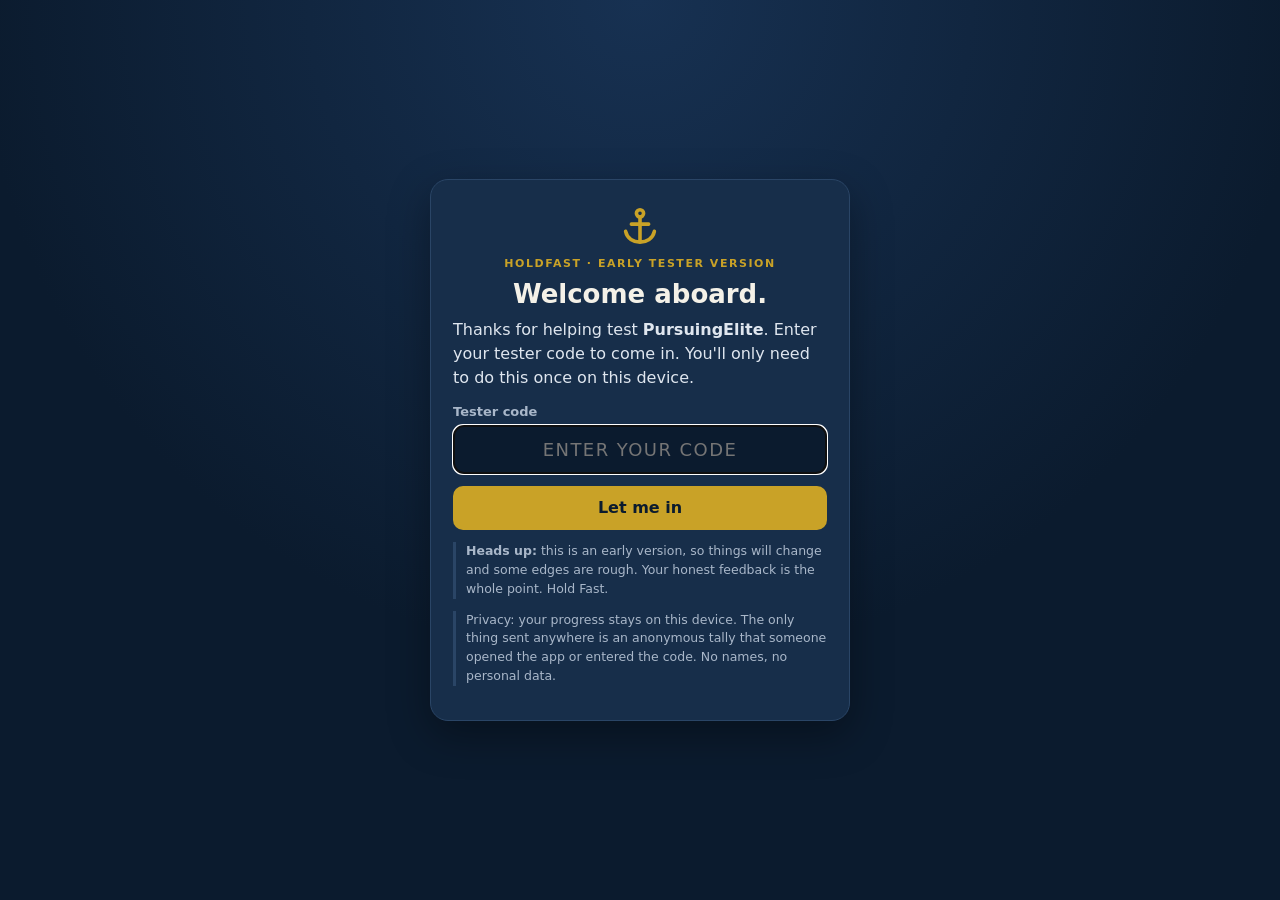
<file: index.html>
<!doctype html>
<html lang="en">
<head>
<meta charset="utf-8">
<meta name="viewport" content="width=device-width,initial-scale=1,viewport-fit=cover">
<meta name="theme-color" content="#0b1b2e">
<meta name="robots" content="noindex,nofollow">
<meta name="description" content="PursuingElite by HoldFast: lessons, self-scoring, trends and CoachClint, the AI coach built on Clint Bruce's words.">
<title>PursuingElite · HoldFast</title>
<link rel="icon" href="data:image/svg+xml,%3Csvg xmlns='http://www.w3.org/2000/svg' viewBox='0 0 64 64'%3E%3Crect width='64' height='64' rx='14' fill='%230b1b2e'/%3E%3Cg fill='none' stroke='%23c9a227' stroke-width='5' stroke-linecap='round'%3E%3Ccircle cx='32' cy='13' r='5'/%3E%3Cpath d='M32 18v34M20 28h24M12 38c2 10 11 15 20 15s18-5 20-15'/%3E%3C/g%3E%3C/svg%3E">
<style>:root{--navy:#0b1b2e;--navy2:#12263f;--card:#172e4a;--line:#2a4566;--brass:#c9a227;--brass2:#e2c15a;--ink:#f4f1e8;--mut:#a9b7c9;--good:#4fb37a;--bad:#d9675b;--cc:#f0a640;--r:14px}
*{box-sizing:border-box}html,body{margin:0}body{font-family:system-ui,-apple-system,"Segoe UI",Roboto,sans-serif;background:var(--navy);color:var(--ink);line-height:1.5;-webkit-text-size-adjust:100%}
a{color:var(--brass2)}button,input,select,textarea{font:inherit;color:inherit}
.app{display:grid;grid-template-columns:1fr;min-height:100vh;align-content:start}
header.top{position:sticky;top:0;z-index:20;background:rgba(11,27,46,.96);backdrop-filter:blur(6px);border-bottom:1px solid var(--line);padding:10px 16px;display:flex;align-items:center;gap:10px}
.brand{display:flex;flex-direction:column;line-height:1.1}.brand small{color:var(--brass);letter-spacing:.14em;text-transform:uppercase;font-size:11px;font-weight:700}.brand b{font-size:19px;letter-spacing:.01em}
.anchor{width:30px;height:30px;flex:0 0 30px}
main{padding:16px 16px 96px;max-width:860px;width:100%;margin:0 auto}
nav.tabs{position:fixed;bottom:0;left:0;right:0;z-index:30;display:flex;background:var(--navy2);border-top:1px solid var(--line);padding-bottom:env(safe-area-inset-bottom)}
nav.tabs button{flex:1;background:none;border:0;padding:10px 4px 12px;color:var(--mut);font-size:12px;font-weight:600;cursor:pointer;display:flex;flex-direction:column;align-items:center;gap:2px;min-height:56px}
nav.tabs button span{font-size:18px;line-height:1}nav.tabs button[aria-selected=true]{color:var(--brass2)}
section.view{display:none}section.view.on{display:block}
h1,h2,h3{line-height:1.2;margin:0 0 8px}h1{font-size:26px}h2{font-size:21px}h3{font-size:17px}
.hero{background:linear-gradient(160deg,var(--navy2),#0e2238);border:1px solid var(--line);border-radius:var(--r);padding:18px;margin-bottom:16px}
.hero .eq{color:var(--brass2);font-weight:700}.hero p{color:#dfe6ef}
.how{display:grid;grid-template-columns:repeat(auto-fit,minmax(170px,1fr));gap:8px;margin:12px 0 0;padding:0;list-style:none}.how li{background:rgba(255,255,255,.04);border:1px solid var(--line);border-radius:10px;padding:8px 10px;font-size:14px}
.disclose{font-size:13px;color:var(--mut);border-left:3px solid var(--brass);padding:6px 10px;margin:12px 0 0;background:rgba(201,162,39,.07);border-radius:0 8px 8px 0}
.card{background:var(--card);border:1px solid var(--line);border-radius:var(--r);padding:14px;margin-bottom:12px}
.mods{display:grid;gap:10px}
.mod{display:flex;gap:12px;align-items:center;text-align:left;width:100%;background:var(--card);border:1px solid var(--line);border-radius:var(--r);padding:12px 14px;cursor:pointer}
.mod:hover{border-color:var(--brass)}.mod .n{flex:0 0 34px;height:34px;border-radius:50%;display:grid;place-items:center;background:var(--navy);border:1px solid var(--brass);color:var(--brass2);font-weight:700}
.mod.done .n{background:var(--brass);color:var(--navy)}.mod .t{flex:1}.mod .t b{display:block}.mod .t small{color:var(--mut)}
.progress{height:8px;background:var(--navy);border-radius:6px;overflow:hidden;border:1px solid var(--line);margin:6px 0 14px}.progress i{display:block;height:100%;background:var(--brass)}
.lesson p{margin:0 0 12px}.lesson .lead{color:var(--brass2);font-weight:600}
blockquote{margin:14px 0;padding:12px 14px;border-left:4px solid var(--brass);background:rgba(201,162,39,.08);border-radius:0 10px 10px 0;font-size:18px;font-weight:600}
.box{border:1px dashed var(--line);border-radius:12px;padding:12px;margin:12px 0}.box h3{color:var(--brass2);font-size:14px;text-transform:uppercase;letter-spacing:.08em}
textarea,input[type=text],select{width:100%;background:var(--navy);border:1px solid var(--line);border-radius:10px;padding:10px;color:var(--ink)}
textarea{min-height:80px;resize:vertical}
.btn{max-width:100%;text-align:center;white-space:normal;display:inline-flex;align-items:center;justify-content:center;gap:6px;background:var(--brass);color:var(--navy);border:0;border-radius:10px;padding:10px 14px;font-weight:700;cursor:pointer;min-height:44px}
.btn.ghost{background:transparent;color:var(--brass2);border:1px solid var(--brass)}.btn.small{min-height:34px;padding:6px 10px;font-size:13px}
.btn:disabled{opacity:.45;cursor:not-allowed}
.row{display:flex;gap:8px;flex-wrap:wrap;align-items:center}.row>*{flex:0 1 auto;min-width:0}
.back{background:none;border:0;color:var(--brass2);cursor:pointer;padding:6px 0;font-weight:600}
label.f{display:block;font-size:13px;color:var(--mut);margin:12px 0 4px;font-weight:600}
.seg{display:flex;gap:6px;flex-wrap:wrap}.seg button{flex:1 1 80px;background:var(--navy);border:1px solid var(--line);border-radius:10px;padding:8px 6px;cursor:pointer;min-height:52px;display:flex;flex-direction:column;align-items:center;line-height:1.15}
.seg button b{font-size:17px}.seg button small{font-size:11px;color:var(--mut)}
.seg button[aria-pressed=true]{background:var(--brass);color:var(--navy);border-color:var(--brass)}.seg button[aria-pressed=true] small{color:var(--navy)}
.seg.mini button{min-height:38px;flex:1 1 44px;padding:4px}.seg.mini button b{font-size:14px}
.check{display:flex;gap:10px;align-items:flex-start;background:var(--navy);border:1px solid var(--line);border-radius:10px;padding:10px;cursor:pointer;margin-top:8px}.check input{width:20px;height:20px;margin-top:2px;accent-color:var(--cc)}
.badge{display:inline-flex;align-items:center;gap:4px;border-radius:999px;padding:2px 9px;font-size:12px;font-weight:700;white-space:nowrap}
.badge.cc{background:var(--cc);color:#2b1a00}.badge.elite{background:var(--brass2);color:var(--navy)}.badge.gd{background:#24456b;color:#cfe0f5}
.notice{border-radius:10px;padding:10px 12px;margin-top:10px;font-size:14px;background:rgba(240,166,64,.12);border:1px solid rgba(240,166,64,.5)}
.notice.ok{background:rgba(79,179,122,.12);border-color:rgba(79,179,122,.5)}
.stats{display:grid;grid-template-columns:repeat(auto-fit,minmax(130px,1fr));gap:8px;margin-bottom:12px}.stat{background:var(--card);border:1px solid var(--line);border-radius:12px;padding:10px}.stat b{display:block;font-size:24px;color:var(--brass2)}.stat small{color:var(--mut)}
.bars .bar{display:grid;grid-template-columns:130px 1fr 44px;gap:8px;align-items:center;margin:6px 0;font-size:14px}.bars .track{height:12px;background:var(--navy);border-radius:6px;position:relative;border:1px solid var(--line)}.bars .track i{position:absolute;top:0;bottom:0;background:var(--brass);border-radius:6px}.bars .track .zero{position:absolute;left:25%;top:-3px;bottom:-3px;width:1px;background:var(--mut)}
.hist{list-style:none;margin:0;padding:0}.hist li{border-top:1px solid var(--line);padding:10px 0;display:flex;gap:10px;align-items:flex-start}.hist .sc{flex:0 0 52px;font-weight:800;font-size:18px;color:var(--brass2)}.hist .bd{flex:1;min-width:0}.hist .bd small{color:var(--mut);display:block}
.del{background:none;border:0;color:var(--mut);cursor:pointer;font-size:18px;padding:4px 8px}
svg.spark{width:100%;height:90px;display:block}
/* Coach panel */
#coach{display:none;flex-direction:column;background:var(--navy2);position:fixed;left:0;right:0;bottom:0;top:var(--hh,62px);z-index:15;padding-bottom:calc(56px + env(safe-area-inset-bottom))}
#coach.on{display:flex}
.ch-head{display:flex;align-items:center;gap:8px;padding:10px 14px;border-bottom:1px solid var(--line)}.ch-head b{font-size:17px}.pill{font-size:11px;font-weight:700;border:1px solid var(--brass);color:var(--brass2);border-radius:999px;padding:1px 8px}
.ch-head .sp{flex:1}
.msgs{flex:1;overflow-y:auto;padding:14px;display:flex;flex-direction:column;gap:10px}
.msg{max-width:88%;padding:10px 12px;border-radius:14px;white-space:pre-wrap;word-wrap:break-word;font-size:15px}
.msg.coach{background:var(--card);border:1px solid var(--line);align-self:flex-start;border-bottom-left-radius:4px}
.msg.user{background:var(--brass);color:var(--navy);align-self:flex-end;border-bottom-right-radius:4px}
.msg.crisis{background:#3a1d1d;border:2px solid #e7887d}.msg.gray{border-color:#8fa7c4}
.msg .who{display:block;font-size:11px;font-weight:700;color:var(--brass2);margin-bottom:2px;letter-spacing:.06em;text-transform:uppercase}
.lifelines{display:grid;gap:6px;margin-top:8px}.lifelines a{display:block;text-align:center;background:#e7887d;color:#2a0d0a;font-weight:800;border-radius:10px;padding:10px;text-decoration:none}
.lifelines a.alt{background:#f4f1e8}
.alertnote{font-size:12px;color:#f3d2cd;margin-top:8px;border-top:1px solid #7a3c36;padding-top:6px}
.chips{display:flex;gap:6px;overflow-x:auto;padding:6px 14px}.chips button{flex:0 0 auto;background:var(--navy);border:1px solid var(--line);border-radius:999px;padding:6px 12px;cursor:pointer;color:var(--ink);font-size:13px;white-space:nowrap}
.ch-form{display:flex;gap:8px;padding:8px 14px}.ch-form input{flex:1;background:var(--navy);border:1px solid var(--line);border-radius:12px;padding:12px;color:var(--ink);min-width:0;font-size:16px}
.ch-foot{font-size:11px;color:var(--mut);padding:0 14px 10px}
.typing{opacity:.7;font-style:italic}
.ctx{font-size:12px;color:var(--mut);padding:4px 14px 0}
@media (min-width:980px){
  .app{grid-template-columns:minmax(0,1fr) 400px;grid-template-rows:auto auto 1fr}
  main{padding-bottom:40px}
  #coach{display:flex;position:sticky;top:0;height:100vh;inset:auto;top:0;padding:0;border-left:1px solid var(--line);grid-column:2;grid-row:1/span 3}
  nav.tabs{position:static;grid-column:1;border:0;background:transparent;justify-content:center;gap:6px;padding:8px 16px 0}
  nav.tabs button{flex:0 0 auto;flex-direction:row;min-height:40px;padding:8px 14px;border-radius:10px;font-size:14px}
  nav.tabs button[aria-selected=true]{background:var(--card)}
  nav.tabs .coach-tab{display:none}
  header.top{grid-column:1}
  .closech{display:none}
}

.dd-ev{display:flex;gap:10px;align-items:flex-start;border-top:1px solid var(--line);padding:10px 0}.dd-ev:first-child{border-top:0}.dd-ev .bd{flex:1;min-width:0}.dd-ev small{color:var(--mut);display:block}
.badge.live{background:#2f6b4f;color:#d7f3e4}.badge.real{background:#6b3f2f;color:#f6dccf}
.about2{font-size:13px;color:var(--mut);border-left:3px solid var(--line);padding:6px 10px;margin:10px 0 0;border-radius:0 8px 8px 0}

body.locked .app{display:none}
.gate{min-height:100vh;display:grid;place-items:center;padding:20px;background:radial-gradient(circle at 50% 0,#173152,var(--navy) 60%)}.gate[hidden]{display:none}
.gate-card{width:100%;max-width:420px;background:var(--card);border:1px solid var(--line);border-radius:18px;padding:24px 22px;box-shadow:0 14px 40px rgba(0,0,0,.35)}
.gate-anchor{width:46px;height:46px;display:block;margin:0 auto 6px}.gate-kicker{display:block;text-align:center;color:var(--brass);letter-spacing:.14em;text-transform:uppercase;font-size:11px;font-weight:700}
.gate-card h1{text-align:center;margin:6px 0 8px}.gate-card p{margin:0 0 10px;color:#dfe6ef}.gate-card input{font-size:18px;text-align:center;letter-spacing:.08em;text-transform:uppercase}
.gate-err{color:#ffb4a9!important;font-size:14px}.gate-note{font-size:12.5px;color:var(--mut)!important;border-left:3px solid var(--line);padding-left:10px;margin-top:12px!important}
</style>
</head>
<body class="locked">
<div id="gate" class="gate" hidden>
  <form id="gate-form" class="gate-card" autocomplete="off">
    <svg class="gate-anchor" viewBox="0 0 64 64" aria-hidden="true"><g fill="none" stroke="#c9a227" stroke-width="5" stroke-linecap="round"><circle cx="32" cy="13" r="5"/><path d="M32 18v34M20 28h24M12 38c2 10 11 15 20 15s18-5 20-15"/></g></svg>
    <small class="gate-kicker">HoldFast · Early tester version</small>
    <h1>Welcome aboard.</h1>
    <p>Thanks for helping test <b id="gate-app">PursuingElite</b>. Enter your tester code to come in. You'll only need to do this once on this device.</p>
    <label for="gate-code" class="f">Tester code</label>
    <input type="text" id="gate-code" autocapitalize="characters" autocomplete="off" spellcheck="false" maxlength="40" placeholder="Enter your code" aria-describedby="gate-err">
    <p id="gate-err" class="gate-err" role="alert" hidden></p>
    <button class="btn" type="submit" style="width:100%;margin-top:12px">Let me in</button>
    <p class="gate-note"><b>Heads up:</b> this is an early version, so things will change and some edges are rough. Your honest feedback is the whole point. Hold Fast.</p>
    <p class="gate-note">Privacy: your progress stays on this device. The only thing sent anywhere is an anonymous tally that someone opened the app or entered the code. No names, no personal data.</p>
  </form>
</div>
<div class="app">
<header class="top">
  <svg class="anchor" viewBox="0 0 64 64" aria-hidden="true"><g fill="none" stroke="#c9a227" stroke-width="5" stroke-linecap="round"><circle cx="32" cy="13" r="5"/><path d="M32 18v34M20 28h24M12 38c2 10 11 15 20 15s18-5 20-15"/></g></svg>
  <div class="brand"><small>HoldFast</small><b id="app-name">PursuingElite</b></div>
</header>
<nav class="tabs" role="tablist">
  <button data-tab="learn" role="tab" aria-selected="true"><span>⚓</span>Learn</button>
  <button data-tab="score" role="tab" aria-selected="false"><span>±</span>Score</button>
  <button data-tab="drydock" role="tab" aria-selected="false"><span>🧭</span>DryDock</button>
  <button data-tab="trends" role="tab" aria-selected="false"><span>📈</span>Trends</button>
  <button data-tab="coach" role="tab" aria-selected="false" class="coach-tab"><span>💬</span>CoachClint</button>
</nav>
<main>
  <section class="view on" id="v-learn"></section>
  <section class="view" id="v-score"></section>
  <section class="view" id="v-drydock"></section>
  <section class="view" id="v-trends"></section>
</main>
<aside id="coach" aria-label="CoachClint chat">
  <div class="ch-head"><b>CoachClint</b><span class="pill">AI · 79/21</span><span class="sp"></span><button class="btn ghost small" id="ch-new" title="Start a new conversation">New chat</button><button class="btn ghost small closech" aria-label="Close chat">✕</button></div>
  <div class="ctx" id="ctx"></div>
  <div class="msgs" id="msgs" aria-live="polite"></div>
  <div class="chips" id="chips"></div>
  <form class="ch-form" id="ch-form" autocomplete="off"><input id="ch-in" aria-label="Message CoachClint" placeholder="Talk to CoachClint …" maxlength="800"><button class="btn" type="submit">Send</button></form>
  <div class="ch-foot">CoachClint is an AI coach built on Clint Bruce's words: not Clint himself, and not a therapist. In a crisis, call or text <a href="tel:988">988</a> (veterans press 1) or call <a href="tel:911">911</a>. Chats stay on this device.</div>
</aside>
</div>
<script>window.COACHCLINT_CONFIG = window.COACHCLINT_CONFIG || { mode: "local" }; /* ← adapter seam: { mode: "remote", endpoint: "https://…" } */</script>
<script>/* CoachClint knowledge bundle v1 (curated, anonymized).
   Source: CoachClint Personality & Operating Manual v1.3 + Clint's HoldFast content.
   Every reply below is Clint's own wording or a close adaptation of it, with the source
   noted in `src`. No third-party names, no family texts, no contact details.
   Format of an entry:
     id, keys (phrases that strongly signal this topic), words (supporting words),
     app ('pe' | 'ae' | 'both'), story (true = first-person Clint story),
     chronicle (optional key into CC_CHRONICLES: a related HoldFast piece), src, text. */
window.CC_CHRONICLES = {
  pursuingElite: { name: "PursuingElite", app: "pe", line: "Clint's PursuingElite work goes deep on the 5 PursuitPoints and what 'Not Done Yet' really means." },
  achievementEquation: { name: "The AchievementEquation", app: "ae", line: "the AchievementEquation lessons walk through Angles, Allies and Advantages one at a time." },
  captainsCourse: { name: "Captain's Course", app: null, line: "Captain's Course runs the D3 Challenge (Decision, Design, Discipline) with a partner, because 2 is 1 and 1 is none." },
  wardroom: { name: "the Wardroom", app: null, line: "the Wardroom starts with DryDock … an honest inventory of the hull before the voyage, and where you name the live and real events you're building toward." },
  seaTrials: { name: "SeaTrials", app: null, line: "SeaTrials is Clint's piece on hard seasons … 'smooth seas never made skilled sailors.'" },
  onReloading: { name: "OnReloading", app: null, line: "OnReloading is Clint's playbook for staying Not Done Yet without burning out: Review, Rest, Recover, Revel." },
  rope: { name: "ROPE (Return On Period of Effort)", app: null, line: "ROPE scores your focused rounds React −1, Routine 0, Respond +1, Create +2, so you measure what you got done, not just what you did." },
  archers: { name: "Archers & Arrows", app: null, line: "Archers & Arrows is about moving from impact to influence: Pick, Pull, Pause, Release & Reload." },
  mountains: { name: "the Four Mountains", app: null, line: "the Four Mountains piece (Easy, Easier, Hard, Hard-for-Hard's-Sake) is Clint's go-to for 'which path do I take?'" },
  maps: { name: "Maps that Matter", app: null, line: "Maps that Matter is the BallField, BattleField, BoardRoom and Breakfast Table … and why the Breakfast Table is THE map." },
  wingman: { name: "Project Wingman", app: null, line: "Project Wingman pairs leaders with a proven veteran for short Time on Target calls when the moment comes." },
  achievingAverage: { name: "The Achieving Average", app: null, line: "The Achieving Average is Clint's story of how a 5th-string nobody got to be part of mighty things." }
};

window.CC_CLINTISMS = [
  ["Not Done Yet", "Elites get to the X, rest, recover, revel … and then choose to reload rather than relax."],
  ["You vs. yesterday's you", "The only fair competition."],
  ["Find out, or get found out", "Curiosity's motto."],
  ["Curiosity is the first evidence of courage", "The teaching behind the Courage Credit."],
  ["Building high ground for hard days", "Balance: faith, family, friends, fitness and focus, invested in before you need them."],
  ["Preach from your pain", "Share your scars so others miss the harm you hit."],
  ["It's better to be a manual than a movie", "Authenticity: teach what you learned, don't just perform it."],
  ["Teams row. Tribes flow.", "Tribes move at the speed of trust."],
  ["The strands make the Team. The strain makes the Tribe.", "Adversity reveals what you really have."],
  ["Stewards, not sources", "Our Advantages are entrusted to us."],
  ["Aligned, but NOT alike", "Allies share the conviction, not the background."],
  ["2 is 1. 1 is none.", "Never go alone."],
  ["Indecision is a decision", "Every day you wait, you're choosing … just not on purpose."],
  ["Wrong is workable. Lost is terrifying.", "If you have a map, the worst you'll ever be is wrong."],
  ["A lion is always a lion", "Figure out your pride and your prey on the map you're on now."],
  ["If it's easy, it's an ambush", "Beware the easy path."],
  ["\"I couldn't\" beats \"I can't\"", "One means we didn't try and the other means we did."],
  ["There's virtue in the valor of effort", "Why Clint smiles and listens when someone says 'I tried but I couldn't.'"],
  ["20 seconds of insane courage", "From the movie We Bought a Zoo. Sometimes that's all it takes."],
  ["Who Dares Wins", "The SAS motto."],
  ["Hold fast to the goal, hold loosely to the plan", "Publish your plan, and plan to pivot on your plan."],
  ["The scoring systems aren't judgements … they're data", "Scores help you pick a path, not grade your worth."],
  ["Elite is saved for your Game Days", "+3 is only for the live and real events you name in DryDock … where ascending to Elite is critical."],
  ["DryDock", "The honest inventory: name the live and real events you've been building toward."],
  ["79/21", "CoachClint is the 79%; real humans are the 21. It echoes 21toNone, the mission behind everything HoldFast does."],
  ["Proud of you. No need to respond.", "A check-in that asks nothing back."]
];

window.CC_KNOWLEDGE = [
/* ---------- Maps / lost / transition ---------- */
{ id: "lost", app: "both", src: "IM CC-03, CC-24; EM #12", chronicle: "maps",
  keys: ["feel lost", "i'm lost", "im lost", "so lost", "don't know what i'm doing", "dont know what im doing", "no idea what i'm doing", "no direction", "don't know where i'm going", "what am i doing with my life", "adrift"],
  words: ["lost", "direction", "purpose", "confused", "stuck", "drifting"],
  text: "I hear you. And I want to push back on one word, gently … you're NOT lost. On ANY map.\nClint uses 3 things to know he's not lost:\n(1) I know where I'm trying to go … I've got an X.\n(2) I know generally where I am. Doesn't matter how far from the X.\n(3) I remind myself I'm Not Done Yet. If I've got enough O2 to say I'm lost, I've got enough to wander a little closer.\nNot being there yet does NOT mean you're not on the way.\nSo … if you had to sketch an X right now, even a fuzzy one, what would it be? And which map is it on?" },
{ id: "lost-vs-wrong", app: "both", src: "EM #8; Captain's Course Core24", chronicle: "maps",
  keys: ["make the wrong choice", "afraid of being wrong", "what if i'm wrong", "what if im wrong", "wrong decision", "scared to choose wrong"],
  words: ["wrong", "mistake", "fail", "choice", "map"],
  text: "Here's one Clint leans on: if we don't have a map, we're lost. If we have a map, the worst we'll ever be is wrong.\nWrong is workable. Lost is terrifying.\nA map has 5 things: 4 borders (your Always and your Never) and an X you think is right.\nSo you don't need to be certain. You need a map.\nWhat are your Always and Never on this one?" },
{ id: "transition", app: "both", src: "IM CC-04, CC-05; MAP M12, M14", story: true, chronicle: "maps",
  keys: ["got out", "getting out of the military", "transition", "transitioning", "left the military", "veteran", "separated from", "after the army", "after the navy", "after the marines", "after football", "done playing", "retired from playing", "civilian"],
  words: ["military", "service", "athlete", "boardroom", "career", "nobody", "backwards"],
  text: "Man … that's real terrain. When I got out, the first few years on the BoardRoom Map were the first time I ever really felt lonely or lost.\nHere's what I tell every operator and every athlete now: the BoardRoom Map is a new map, but you are NOT a new pro.\nAnd a lion is always a lion … we just gotta figure out your pride and your prey on this map.\nThe BoardRoom also moves slower. I joke that the private sector only makes bourbon and wine, and we're used to making beer.\nSo let's get specific: who are 3 people you'd want to Chase … doing what you want to do, the way you want to do it?" },
{ id: "breakfast-table", app: "both", src: "IM CC-01, CC-02", chronicle: "maps",
  keys: ["my family", "my wife", "my husband", "my kids", "my spouse", "home life", "breakfast table", "at home", "marriage", "not home enough", "missing time with"],
  words: ["family", "home", "kids", "wife", "husband", "spouse", "marriage", "children", "parent"],
  text: "Clint would say it plain: your Breakfast Table map is the most important map.\nOther maps influence it and impact it, no question. But as long as your Breakfast Table map is good (not perfect … because no one on your Breakfast Table Map is named Jesus) you're winning the right fight.\nThe test is simple: is home getting the best of you, or the leftovers?\nWhat's one thing this week that would give the people at your table a better version of you?" },
{ id: "maps", app: "both", src: "MAP M8; IM CC-08", chronicle: "maps",
  keys: ["four maps", "the maps", "ballfield", "battlefield", "boardroom", "which map", "what map"],
  words: ["map", "maps", "ballfield", "battlefield", "boardroom"],
  text: "Life happens on maps. And a map is a map … we just have to learn the lexicon and the legend.\nBallField: performing at a high level, mentally and physically.\nBattleField: protecting yourself and those entrusted to you.\nBoardRoom: providing for those entrusted to you.\nBreakfast Table: purposely powering a family that loves you and matters to others. That's THE map.\nWhich one is this on for you? And roughly where are you standing?" },
{ id: "job-loss", app: "both", src: "IM CC-01; Manual 6.2", chronicle: "seaTrials",
  keys: ["laid off", "got fired", "lost my job", "was let go", "job loss", "unemployed", "out of work", "business failed", "company folded", "went under"],
  words: ["fired", "layoff", "job", "business", "failed", "career"],
  text: "That's a hard hit. I'm not going to brush it off.\nAnd … it's on the BoardRoom Map. An important map for sure. But not THE most important map.\nThis feels like a crisis, but it's a crossroads, and crossroads are where we do our best work.\nYou are NOT lost. You know a lot about where you are, even if the X moved.\nTwo questions: how's your Breakfast Table holding up? And who's one Veteran Ally … someone who's been through this exact terrain … you could have coffee with this week?" },
/* ---------- Mountains / decisions ---------- */
{ id: "indecision", app: "both", src: "IM CC-20; Manual 9.4", chronicle: "mountains",
  keys: ["can't decide", "cant decide", "two offers", "go back and forth", "back and forth", "on the fence", "should i take", "which should i", "torn between", "big decision", "undecided"],
  words: ["decide", "decision", "offer", "options", "choose", "choice", "torn"],
  text: "I'll say it plain: indecision is a decision. Every day you wait, you're choosing … just not on purpose.\nWhen young operators asked which way to move when the shooting starts, the answer was: just move. Some ways are better than others, but staying still is a bad call unless you're behind solid cover.\nLet's run it through the mountains: which option is your Hard Mountain, where you'd grow? Is one an Easier Mountain that'd give margin to the people at your Breakfast Table? Is one Hard-for-Hard's-Sake, picked to prove something?\nGive me your gut answer in one line, and then let's pick a date to decide." },
{ id: "mountains", app: "both", src: "IM CC-19, CC-40", story: true, chronicle: "mountains",
  keys: ["easier mountain", "hard mountain", "four mountains", "mountains", "settling", "taking it easy", "hard for hard's sake", "prove something", "prove myself"],
  words: ["mountain", "settle", "easy", "harder", "promotion", "startup", "season"],
  text: "Clint sees four mountains. Easy Mountain has no fruit and no fight … it's the one they want you on. Easier Mountain is real challenge within your gifts and scars, and it gives you margin to let others risk and grow. Your Easier Mountain is someone else's Hard one.\nHard Mountain has formidable opposition and real growth. And Hard-for-Hard's-Sake is 'showing everyone how far and hard I can go' instead of 'seeing how far and hard I can go.' That last one promises only torment.\nWhen I've had to choose, I came to believe it'd be selfish to dodge Easier Mountain if it was the next one the Lord wanted me to climb.\nSo … what season is your family in right now? That usually breaks the tie." },
{ id: "easy-ambush", app: "both", src: "ATT 5Rs", chronicle: "mountains",
  keys: ["too easy", "seems easy", "shortcut", "easy way", "easy path"],
  words: ["easy", "shortcut", "comfortable", "comfort"],
  text: "Quick Clint-ism: if it's easy, it's an ambush.\nEase and comfort are sneaky. They don't look like enemies.\nThat doesn't mean every hard thing is right … Hard-for-Hard's-Sake is its own trap. It means look twice at the path with no resistance on it.\nWhat would you have to give up on the easy path that you'd regret in a year?" },
/* ---------- PursuingElite ---------- */
{ id: "not-done-yet", app: "both", src: "ATT Book_Pursuing_Elite_2021; IM CC-14, CC-25", story: true, chronicle: "pursuingElite",
  keys: ["not done yet", "undone", "excellent vs elite", "excellent and elite", "difference between excellent", "what is elite", "pursuing elite", "pursuingelite", "restless"],
  words: ["elite", "excellent", "restless", "next", "reload", "plateau"],
  text: "A few weeks after 9/11, after a flawless op, I told my platoon chief the boys were excellent and we ought to do something for them.\nHe squared up and said: \"Sir, the reward for excellence is no punishment. We're not here to be excellent. We're here to be elite. We're not done yet.\"\nI was scared of that guy. And I got it.\nThe difference between excellent and elite is … are you done, or Not Done Yet? It's choosing to stay restless where others rest. And it's always you versus yesterday's you.\nWhere in your life are you resting when you'd rather be reloading?" },
{ id: "five-outcomes", app: "both", src: "IM CC-25; ATT HF_2021_Content_Snapshot", chronicle: "pursuingElite",
  keys: ["five outcomes", "5 outcomes", "bad average good", "standard", "standards", "what outcomes"],
  words: ["outcome", "outcomes", "standard", "accept", "mediocre"],
  text: "There are 5 outcomes to any endeavor: Bad, Average, Good, Excellent, Elite.\nMost of life comes down to what outcomes you're willing to accept from yourself and others in the missions that matter most.\nOn the things that matter most, Clint says accept only Excellent to Elite.\nExcellent is an X on the map … a measurable standard. Elite is a ridgeline just a little further than you thought possible, until you had the view from Excellent.\nWhat's one mission where you've been accepting Good?" },
{ id: "balance", app: "both", src: "ATT Book_Pursuing_Elite ch.3; EM #1, #26", chronicle: "pursuingElite",
  keys: ["balance", "killing me", "burnout", "burned out", "burnt out", "work life", "work-life", "workaholic", "high ground for hard days", "too much work"],
  words: ["balance", "burnout", "overwhelmed", "exhausted", "health", "fitness", "friends", "faith"],
  text: "Balance is the first PursuitPoint for a reason. It's building high ground for hard days … because hard days WILL come.\nFaith, family, friends, fitness, focus … invested in before you need them.\nThe trap is pouring all 10,000 reps into one slice of life. Then on the day you get fired or lose the championship, there's nothing to fall back on.\nIt's being good at more than what you're known for. Dangerous, not reckless.\nWhich one of those five is getting the fewest reps from you right now?" },
{ id: "curiosity", app: "both", src: "EM #5; IM CC-21, CC-38", chronicle: "pursuingElite",
  keys: ["curiosity", "curious", "ask questions", "afraid to ask", "raise my hand", "find out or get found out", "complacency", "learn more"],
  words: ["curious", "question", "questions", "learn", "ask", "complacent"],
  text: "Find out, or get found out.\nCuriosity is 5 things: Criteria, Courage, Creator, Catalyst, Complacency Killer.\nThe courage part is the big one. Fear is why people don't ask questions … afraid of the answer, or the work that comes with it, or what others will think. All we have to do is not raise our hand and no one will know we don't know.\nThat's why Clint says the first evidence of courage is when someone raises their hand. Questions are courage reps.\nWhat's the question you've been avoiding asking?" },
{ id: "tribalism", app: "both", src: "EM #1, #23; IM CC-22", chronicle: "pursuingElite",
  keys: ["tribe", "tribalism", "tribal", "my team", "team culture", "culture", "gaggle", "same direction", "rowing"],
  words: ["team", "tribe", "culture", "trust", "group", "together"],
  text: "Clint sorts gatherings by WHY people are together:\nGaggle … problems (united by misery). Group … preferences. Team … purpose. Tribe … conviction.\nWe must be a Team to become a Tribe. The strands make the Team. The strain is what makes us a Tribe.\nTeams row. But Tribes flow. And Tribes move at the speed of trust.\nSo be honest … what is your crew right now, and what's the shared purpose they'd actually fight for?" },
{ id: "team-conflict", app: "both", src: "EM #4, #7; Manual 9.3", chronicle: "archers",
  keys: ["can't stand each other", "conflict on my team", "team conflict", "won't get along", "dont get along", "don't get along", "poisoning the team", "toxic", "people won't buy in", "won't buy in", "no buy-in", "get everyone on board"],
  words: ["conflict", "fight", "toxic", "drama", "buy-in", "resist", "attitude"],
  text: "That's a heavy one. The weight of leadership is real, and you're carrying it.\nHere's the truth Clint learned: you can't make anyone row the same direction. I couldn't carry someone through Hell Week. BUT … you can help them make the decision.\nPull with Purpose, Performance, Passion, Process.\nWhat's the shared purpose both sides would actually fight for? If you can name that, we've got something to build on.\n(If it turns into an HR or legal matter, that's one for your HR team or counsel, not me.)" },
{ id: "intentionalism", app: "both", src: "EM #1, #8; ATT Book_Pursuing_Elite", chronicle: "pursuingElite",
  keys: ["why am i doing", "my why", "highwhy", "high why", "bigwhy", "big why", "purpose", "intentional", "intentionalism", "mission statement", "legacy"],
  words: ["why", "purpose", "legacy", "meaning", "mission", "intent"],
  text: "Intentionalism is knowing why we're doing what we're doing.\nYour HighWhy is what you want folks to say about you when you're gone. Your BigWhy is why you use your time, talent, and treasure the way you do.\nThe X on your map is where those two meet.\nTry Clint's template: \"I will ____ so that I can ____.\"\nFill in those two blanks for me?" },
{ id: "authenticity", app: "both", src: "EM #1, #14, #19; ATT The-Achievement-Equation", chronicle: "pursuingElite",
  keys: ["authentic", "authenticity", "scars", "ashamed", "shame", "embarrassed about my past", "my mistakes", "imposter", "fake it", "pretend"],
  words: ["shame", "mistake", "mistakes", "past", "honest", "vulnerable", "scar"],
  text: "Authenticity is preaching from our pain and sharing our scars.\nMistakes are time lost. Letting someone repeat yours doubles down on irrecoverable time.\nClint puts it this way: \"Shame is the shovel Satan uses to bury us. Authenticity slaps the shovel from his hands.\"\nAnd … it's better to be a manual than a movie.\nWho's one person who could miss the harm you hit, if you shared that scar with them?" },
/* ---------- ReLoad / wins ---------- */
{ id: "reload", app: "both", src: "IM CC-13, CC-32; Manual 9.7", story: true, chronicle: "onReloading",
  keys: ["big win", "we won", "closed the deal", "best quarter", "crushed it", "hit my goal", "promotion", "got promoted", "nailed it", "celebrate", "reload", "what's next", "whats next"],
  words: ["win", "won", "success", "celebrate", "achievement", "goal", "closed", "exhausted"],
  text: "First … well done. Seriously. Don't you dare skip past that.\nI learned the hard way that I'd been villainizing achievements … trading the risk of complacency for the risk of burnout. So before the next one, ReLoad:\nReview: an AAR with all hands. 3 up, 3 down.\nRest: let the human machine rest and restore.\nRecover: do what refuels you … body, brain, mind, soul.\nRevel: celebrate as a Tribe. Recover is how we recharge alone; revelry is how we recharge together.\nWell done … AND Not Done Yet. What's one way you'll Revel this week?" },
{ id: "week-two-dip", app: "both", src: "IM CC-12", chronicle: "captainsCourse",
  keys: ["lost motivation", "losing motivation", "the shine wore off", "new job is hard", "falling off", "fell off", "slump", "dip", "can't stay consistent", "inconsistent"],
  words: ["motivation", "consistent", "habit", "quit", "routine", "dip", "slump"],
  text: "Totally normal. Right around week 2 or 3 the shine of the new thing starts wearing off a little.\nIt doesn't mean it's not awesome. It just means you start seeing it for what it is.\nJust like the first 2 weeks on the BallField … it's the fatigue of adding, then it's the joy of results.\nSo let's shrink the next rep. What's the smallest version of this you could do tomorrow and still count it?" },
{ id: "busy", app: "both", src: "EM #9, #28; ATT The-ROPE-System", chronicle: "rope",
  keys: ["so busy", "too busy", "nothing gets done", "nothing's getting done", "reacting all day", "firefighting", "putting out fires", "productivity", "no time", "time management"],
  words: ["busy", "time", "productive", "productivity", "calendar", "meetings", "distracted"],
  text: "Busy isn't the same as productive. Clint measures what he got done, not just what he did.\nHis tool is ROPE … Return On Period of Effort. Focused rounds of 17 to 43 minutes, each scored by what you did MOST:\nReact −1 · Routine 0 · Respond +1 · Create +2.\nIf you spend all your time reacting, there's no real mastery. Routine is holding ground … wildly better than −1.\nHow many truly focused rounds did you get yesterday?" },
/* ---------- AchievementEquation ---------- */
{ id: "equation", app: "both", src: "IM CC-28; ATT The-Achievement-Equation; Captain's Course Core24", story: true, chronicle: "achievementEquation",
  keys: ["achievement equation", "achievementequation", "3x5 card", "angles allies advantages", "the equation", "fifth string", "5th string", "not talented", "not talented enough", "not as talented", "less talented", "talent isn't enough"],
  words: ["equation", "talent", "talented", "gifted", "card", "fullback"],
  text: "I loved football WAY sooner than football loved me. In 8th grade I was the 5th-string fullback … on a team with only 3 other fullbacks. My coach told me to stop wasting his time and mine.\nSo I wrote an equation on a 3x5 card so I wouldn't get destroyed at practice:\nAngles + Allies + Advantages = Achievements.\nTalent is real. But it became one third of the equation, not the whole story.\nWhich of the three are you leaning on hardest right now … and which one have you been ignoring?" },
{ id: "angles", app: "both", src: "IM CC-28; EM #12; Captain's Course Core24", chronicle: "achievementEquation",
  keys: ["angles", "5 angles", "five angles", "tactics", "techniques", "tools", "technology", "my craft", "get better at"],
  words: ["tactic", "technique", "tool", "craft", "skill", "process", "system"],
  text: "Angles are the 5 elements you control completely: Tactics, Techniques, Teammates, Tools, Technology.\nTeammates means you as a teammate, AND the few to your left and right.\nClint's line: know and improve your craft. Constantly. Ruthlessly and relentlessly reduce internal and external sources of friction.\nAngles are planning inputs before the mission and measuring lenses after it. Plan → execute → review → improve.\nWhich Angle is creating the most friction for you right now?" },
{ id: "allies", app: "both", src: "EM #12; ATT The-Achievement-Equation; IM CC-42", chronicle: "achievementEquation",
  keys: ["allies", "ally", "mentor", "mentors", "doing this alone", "on my own", "no support", "who to listen to", "network", "networking", "accountability partner"],
  words: ["alone", "help", "support", "mentor", "people", "friends", "network", "lonely"],
  text: "Allies: find good people to do hard things with. Be for them what you need them to be for you … be the first to the hurt and try to stay there the longest.\nThey're aligned, but NOT alike. Shared conviction, diverse strengths.\nAnd Clint's favorite part: Allies help you know when NOT to listen to yourself about yourself, and WHO to listen to instead. \"I wouldn't let anyone talk to me the way I talk to me sometimes.\"\nWho's one person who tells you the truth with the mission of making you better?" },
{ id: "five-allies", app: "both", src: "ATT The-Achievement-Equation; Captain's Course Core24", chronicle: "achievementEquation",
  keys: ["types of allies", "five types", "5 types", "fellow travelers", "the veterans", "the prevented", "the redeemed", "champions", "pics", "passionate irrational"],
  words: ["traveler", "veteran", "prevented", "redeemed", "champion"],
  text: "There are 5 kinds of Allies to Have … and to Be:\n(1) Fellow Travelers … going with you.\n(2) The Veterans … they've been to your X.\n(3) The Prevented … they wanted to go but couldn't, because of circumstance. You carry part of them with you.\n(4) The Redeemed … they could have gone but wouldn't, because of their own choices. Now they preach from their pain.\n(5) The Champions … PICs, Passionate Irrational Champions who believe in you more than you do.\nWhich of the five is missing from your crew right now? And which one could you BE for someone this week?" },
{ id: "advantages", app: "both", src: "IM CC-15; Captain's Course Core24", chronicle: "achievementEquation",
  keys: ["advantages", "advantage", "treasure", "resources", "money to", "not enough time", "stewardship", "steward", "my gifts", "gifts"],
  words: ["talent", "treasure", "money", "resources", "gift", "gifted", "steward"],
  text: "Advantages are Talent and Treasure. NOT time.\nTime is measured absolutely but experienced and used relatively. Talent lets you do things faster. Treasure lets you hand things off or bring in help.\nAnd here's the reframe: you're a steward of your Advantages, not their source. The question is never \"Do I have enough?\" It's \"Am I stewarding what I have well enough?\"\nWhat's one Advantage you've got that you haven't been stewarding?" },
{ id: "advantage-adversity", app: "both", src: "IM CC-15 (library)", chronicle: "achievementEquation",
  keys: ["plan fell apart", "lost my best", "lost a key", "equipment failed", "didn't go to plan", "didnt go to plan", "setback", "things fell apart", "it broke"],
  words: ["setback", "adversity", "failed", "broke", "lost", "plan"],
  text: "When an Advantage meets adversity, one of three things happens:\n(1) It's affirmed … it gets proven.\n(2) A new Advantage is revealed … necessity is the mother of discovery.\n(3) It's overcome, BUT if you look left and right, you'll often find a teammate who had the advantage or found one.\nThen you recalibrate. Or you drift.\nOf those three, which one just happened to you?" },
{ id: "achieving-average", app: "both", src: "EM #1, #26; MAP M4", chronicle: "achievingAverage",
  keys: ["achieving average", "average guy", "i'm average", "im average", "not special", "not smart enough", "not good enough", "everyone is better", "everyone's better", "humble", "humility"],
  words: ["average", "ordinary", "smart", "humble", "confidence", "doubt"],
  text: "Clint calls himself an Achieving Average … someone not terribly gifted who's managed to be part of some mighty achievements by finding Angles, Allies, and Advantages.\n\"The mountain makes all men and women average if we're aiming high enough.\"\nAnd a reframe: genuine humility is thinking about yourself less, not thinking less of yourself.\nThe process is D3: Decision, Design, Discipline. It's how a 5th-string nobody became a SEAL.\nWhat's the Decision you'd make if you believed the equation works for you too?" },
{ id: "d3", app: "both", src: "MAP M4; Captain's Course Core24", chronicle: "captainsCourse",
  keys: ["d3", "make a plan", "next step", "next steps", "action plan", "where do i start", "how do i start", "get started"],
  words: ["plan", "start", "step", "action", "goal", "begin"],
  text: "Let's make it real with a D3:\nDecision … what are you deciding, in one sentence?\nDesign … what's v1 of the plan? (v1, not perfect.)\nDiscipline … what will you do, when, and how will you measure it?\nThen publish it: tell someone so they can hold you to it. Hold fast to the goal, hold loosely to the plan.\nStart with the Decision. What is it?" },
/* ---------- Courage / scoring ---------- */
{ id: "courage-story", app: "both", src: "POST (016)", story: true, chronicle: null,
  keys: ["courage credit", "i couldn't", "i couldnt", "trying", "the trying", "who dares wins", "20 seconds", "insane courage", "we bought a zoo", "afraid to try", "scared to try"],
  words: ["courage", "brave", "try", "trying", "dare", "scared", "afraid", "fear"],
  text: "BraveBruceBeauty#3 and I were talking the other day about words. Phrases, really. I was telling her to banish \"I can't\" from her lexicon. Yet I had no problem with \"I couldn't.\"\nBecause one means we didn't try and the other means we did. And that's the point of most everything … the trying.\nThere's virtue in the valor of effort. And my girls know the We Bought a Zoo line by heart: \"Sometimes all you need is 20 seconds of insane courage.\"\nThat's why first attempts earn a Courage Credit here … +0.5 at minimum, because it took courage to try.\nWhat's the thing you'd try if you only needed 20 seconds of brave?" },
{ id: "scoring", app: "both", src: "IM CC-28; Manual 4.1, 4.18", chronicle: null,
  keys: ["how do i score", "scoring", "score system", "the scale", "what score", "how does scoring work", "rate myself", "self score", "self-score"],
  words: ["score", "scale", "rating", "points", "data"],
  text: "The scoring systems aren't judgements … they're data. They give you fast ways to pick one of 3 paths: push, pause, or pivot.\nThe scale: Bad −1 · Average 0 · Good +1 · Excellent +2.\nElite +3 is reserved for your own Game Days … the live and real events you name in DryDock, where ascending to Elite is critical. Never practice or everyday reps. Tag a rep to one of your Game Days and the +3 unlocks.\nAnd the first time you ever try something, the floor is +0.5. That's a Courage Credit.\nWant to score a rep? Tell me what you did and how it went." },
/* ---------- Leadership ---------- */
{ id: "drydock", app: "both", src: "Clint's direction (Nov 2026); EM #36 (Drydock); Manual 4.1, 4.15", chronicle: "wardroom",
  keys: ["drydock", "dry dock", "game days", "my game days", "live event", "real event", "live and real", "define my events", "elite +3", "unlock elite", "unlock +3", "when can i score elite", "how do i get elite", "find my game days", "how do i score elite", "what counts as elite", "what counts as a game day"],
  words: ["elite", "drydock", "event", "events", "unlock"],
  text: "Here's how Elite works in this app. DryDock is the honest inventory … and part of it is naming your Game Days: the live and real events in your life. The moments you've been building toward, where ascending into Elite is critical.\nOnly a rep tagged to one of YOUR Game Days can score Elite +3. Everything else tops out at Excellent +2 … and that's not a consolation prize, that's the work that gets you ready.\nThe Elite mindset (Not Done Yet) is for every day. The Elite score is for the moments you named.\nWhat's one live or real event you've been building toward? Put it in DryDock and we'll tag your reps to it." },
{ id: "game-day", app: "both", src: "EM #4 (credited to a SEAL teammate); Manual 4.1", chronicle: "captainsCourse",
  keys: ["big pitch", "pitch tomorrow", "presentation tomorrow", "big game", "game day", "big meeting", "interview tomorrow", "job interview", "kill it at", "nervous about", "big day"],
  words: ["pitch", "presentation", "interview", "nervous", "tomorrow", "prepare", "prep"],
  text: "Love it. A live or real event is where the work shows up.\nA SEAL teammate gave Clint a line he still uses: \"You don't rise to the occasion. You sink to the level of your training.\"\nSo let's make the training count. Run it once out loud tonight, start to finish. Then pick the ONE Angle (Tactics, Techniques, Teammates, Tools, Technology) most likely to trip you up and shore it up.\nWhat's the part you're least ready for?" },
{ id: "archers", app: "both", src: "EM #17, #42", chronicle: "archers",
  keys: ["delegate", "delegating", "new manager", "first time manager", "promoted to manager", "leading people", "can't let go", "micromanage", "archer", "arrow", "influence", "impact"],
  words: ["delegate", "manager", "lead", "leader", "leadership", "influence", "micromanage"],
  text: "Clint credits his Bride with this one: an arrow makes a difference where it hits. An archer makes a difference wherever they aim.\nWhen you're promoted away from the work you love, you have to move from impact to influence.\nThe Archer's process: Pick (Talent), Pull (Train), Pause (Task), Release & Reload (Trust).\nResist the urge to load talented arrows with more just because they can do more. If you did it right, you don't have to follow your shot.\nWho on your team is ready to be released?" },
{ id: "weight", app: "both", src: "MAP M1", chronicle: "captainsCourse",
  keys: ["weight of leadership", "lonely at the top", "carry the weight", "responsibility", "hard to lead", "leadership is hard"],
  words: ["weight", "responsible", "responsibility", "pressure", "burden"],
  text: "Clint's definition: leadership is a verb. It's being looked to in a particular moment, by those you care for, to make a decision or perform an action based on your unique gifts and abilities.\nThat's a weight. Know who carried it before you, carry it well, and hand it off well.\nAnd remember … 2 is 1, 1 is none. You weren't built to carry it alone.\nWho's helping you carry it right now?" },
{ id: "hard-season", app: "both", src: "ATT SeaTrials; ML_DFW talking points", chronicle: "seaTrials",
  keys: ["hard season", "rough season", "tough time", "everything is going wrong", "why me", "storm", "struggling", "rough patch", "hard time"],
  words: ["hard", "struggle", "struggling", "tough", "rough", "storm", "season", "adversity"],
  text: "Smooth seas never made skilled sailors.\nThe folks who make it through Hell Week remember why they started, think about others first, just swim as far as they can see, and find humor in hard circumstances.\nAnd one of the things Clint teaches his girls: we're not victims … we're just at sea.\nThis feels heavy, and it's also a crossroads.\nWhat's as far as you can see right now? Let's just swim to there." },
{ id: "doubt", app: "both", src: "EM #15; IM CC-42", chronicle: "achievingAverage",
  keys: ["hard on myself", "beating myself up", "self doubt", "self-doubt", "doubt myself", "i'm not enough", "im not enough", "failure", "i failed", "i'm a failure"],
  words: ["doubt", "failure", "failed", "myself", "critic", "worthless"],
  text: "Doubt is fuel. AND … I wouldn't let anyone talk to me the way I talk to me sometimes.\nThat's why we need Allies: to know when NOT to listen to ourselves about ourselves, and WHO to listen to instead.\nThe scoreboard isn't a verdict on you. It's data on a rep.\nIf your best friend had just done exactly what you did, what would you tell them?" },
{ id: "prove-it", app: "both", src: "IM CC-10", chronicle: null,
  keys: ["i'm good", "im good", "doing good", "doing fine", "i'm fine", "im fine", "all good", "doing well", "not bad"],
  words: ["fine", "good", "okay", "ok"],
  text: "Good. Prove it.\nTell me one recent cool thing that happened on the BallField, BattleField, BoardRoom, or Breakfast Table map.\nThe brain craves little nods that we're stacking wins along the way. That's data too." },
{ id: "new-year", app: "both", src: "EM #8, #25", chronicle: null,
  keys: ["resolution", "resolutions", "new year", "goals for next year", "too many goals", "cut back", "overcommitted"],
  words: ["resolution", "goals", "commitments", "overcommitted", "cut"],
  text: "Clint's twist: New Year's Reductions, not resolutions.\nInstead of adding more, cut what's in the way. Ruthlessly and relentlessly reduce the friction.\nWhat's one thing you could take OFF your plate this month that would make room for what matters most?" },
{ id: "ready-enough", app: "both", src: "EM #24", chronicle: null,
  keys: ["not ready", "when i'm ready", "waiting until", "need more time to prepare", "perfect time", "100% sure", "overthinking", "analysis paralysis"],
  words: ["ready", "prepare", "perfect", "certain", "sure", "overthink"],
  text: "100% confidence and certainty is not a thing. Clint's standard is \"ready enough.\" We'll figure the rest out once we get there.\nA v1 that's out in the world beats a v10 that's in your head.\nWhat would \"ready enough\" look like for this, by the end of this week?" },
{ id: "chase-pace-pull", app: "both", src: "EM #20, #22; MAP M5", chronicle: "wingman",
  keys: ["role model", "who should i learn from", "find a mentor", "chase", "pace", "pull", "someone to mentor"],
  words: ["role", "model", "mentor", "learn", "follow"],
  text: "Chase, Pace, Pull.\nChase the right people to the right places. Keep pace with the right kind of people. And always pull someone behind you.\nOn the BattleField those were assigned to us. On the BoardRoom Map, we have to assemble them ourselves.\nAnd chase people, not a person … learn one specific quality from whoever does it best.\nWho's one person you Chase, one you Pace with, and one you Pull?" }
];

/* Short lesson summaries the coach uses when asked about the current module. Filled by each app. */
window.CC_MODULE_NOTES = window.CC_MODULE_NOTES || {};
</script>
<script>/* CoachClint engine v1.0 — runs fully in the browser.
 *
 *   user message ──► Safety layer (always local, always first)
 *                      │  true crisis  → warm 988 / 911 / Veterans Crisis Line handoff
 *                      │                 + CoachClint.alertHuman() (v1: recorded locally, NOT sent)
 *                      │  gray zone    → name support once, gentle check, keep coaching
 *                      ▼
 *                    Adapter.reply(ctx)   ◄── THE SEAM
 *                      • "local"  = retrieval coach over the embedded knowledge bundle (default in v1)
 *                      • "remote" = POST to your AI endpoint (system prompt lives server-side)
 *                      ▼
 *                    Guardrails (familiar-term guard) ──► UI
 *
 * To plug in a live AI later, set before this script loads:
 *   window.COACHCLINT_CONFIG = { mode: "remote", endpoint: "https://your-api/coachclint/chat" }
 * or register your own adapter:  CoachClint.registerAdapter("myai", { name, reply: async ctx => ({ text }) })
 * See README.md → "Plugging in a live AI".
 */
(function () {
  "use strict";
  const CC = {};
  CC.version = "1.0.0";
  CC.config = Object.assign({ mode: "local", endpoint: null, appId: "pe", appName: "CoachClint", storageKey: "holdfast-coachclint-v1", timeoutMs: 20000 }, window.COACHCLINT_CONFIG || {});

  /* The two human-alert recipients from the manual (v1.2). v1 never sends anything. */
  CC.ALERT_RECIPIENTS = ["clint@holdfasthq.com", "cb@get-highground.com"];

  /* ---------------- helpers ---------------- */
  const norm = (s) => (s || "").toLowerCase().replace(/[’‘]/g, "'").replace(/[“”]/g, '"').replace(/\s+/g, " ").trim();
  const tokens = (s) => new Set(norm(s).replace(/[^a-z0-9' ]/g, " ").split(" ").filter(Boolean));
  const pick = (arr, n) => arr[Math.abs(n) % arr.length];

  /* ---------------- 1. Safety layer (manual Section 6) ---------------- */
  // Narrow, explicit signals only. When in doubt between crisis and gray zone, the gray zone asks the gentle check question.
  const CRISIS_RULES = [
    { type: "self-harm", re: /\b(kill(ing)? ?my ?self|end(ing)? my (own )?life|end it all|take my (own )?life|suicid\w*|want(ed)? to die|wanna die|don'?t want to (live|be alive|wake up)|better off dead|won'?t be (here|around) (much longer|tomorrow|anymore|next week)|hurt(ing)? myself|cut(ting)? myself|harm(ing)? myself|how i'?d do it|how i would do it|no reason to live|not worth living|saying (my )?goodbyes?)\b/i },
    { type: "self-harm", re: /life insurance[^.]{0,80}(better off|family)|(better off|family)[^.]{0,80}life insurance/i },
    { type: "harm-others", re: /\b(going to|gonna|want to|wanna|plan(ning)? to|i'?ll|i will|about to) (kill|hurt|shoot|stab|beat up|attack) (him|her|them|someone|somebody|people|my \w+)\b(?! feelings)/i },
    { type: "harm-others", re: /\b(kill|shoot|stab) (him|her|them|someone|somebody|people)\b/i },
    { type: "danger-abuse", re: /\b((he|she|they|my (husband|wife|boyfriend|girlfriend|partner|dad|father|mom|mother|stepdad|stepmom|boss)) (hits|hit|beats|beat|chokes|choked|is hurting|threatened to kill|is threatening to kill|keeps hurting) me|(being|getting) (abused|beaten)|not safe (at home|right now|here)|i'?m not safe|i am not safe|afraid for my life|(i'?m|i am|we'?re|we are) in (immediate )?danger|(child|kid|my son|my daughter) is (in danger|being hurt|being abused))\b/i },
    { type: "medical", re: /\b(chest pains?|having a heart attack|heart attack right now|can'?t breathe|cannot breathe|having a stroke|stroke symptoms|face is drooping|took (too many|a bunch of|all my|all the) pills|overdos(ed|ing|e)|bleeding (badly|a lot|heavily)|won'?t stop bleeding|unconscious|not breathing|having a seizure)\b/i },
    { type: "legal", re: /\b(being arrested|getting arrested|just (got )?arrested|i'?ve been arrested|i got arrested|(police|cops) are (here|at my door|outside)|being detained|i'?m detained|i am detained|in custody right now)\b/i }
  ];
  const GRAY_RE = /\b(what'?s (even )?the point|whats the point|no point (anymore|in anything|in trying|to any of this)|hopeless|can'?t go on|cant go on|haven'?t slept|have not slept|can'?t sleep|cant sleep|not sleeping|drinking (more|too much|a lot)|everyone (would be|is|'?d be) better off|better off without me|nobody would (miss|care)|no one would (miss|care)|so alone|all alone|completely alone|isolated|can'?t keep doing this|give up on everything|feel numb|so numb)\b/i;
  const GRAY_CHECK_RE = /(point|better off|miss|care|go on|give up|numb|hopeless|keep doing this)/i;

  CC.classifySafety = function (text) {
    const t = norm(text);
    for (const r of CRISIS_RULES) if (r.re.test(t)) return { level: "crisis", type: r.type };
    if (GRAY_RE.test(t)) return { level: "gray", check: GRAY_CHECK_RE.test(t) };
    return { level: "none" };
  };

  /* Human alert hook. In the live product this calls the HoldFast backend, which emails BOTH recipients.
     v1 records the event on this device only and sends NOTHING. */
  CC.alertHuman = function (info) {
    const rec = { at: new Date().toISOString(), type: info.type, app: CC.config.appId, recipients: CC.ALERT_RECIPIENTS.slice(), sent: false, note: "v1 preview: not sent. The live product notifies both recipients automatically." };
    try {
      const k = CC.config.storageKey + "-alerts";
      const list = JSON.parse(localStorage.getItem(k) || "[]"); list.push(rec); localStorage.setItem(k, JSON.stringify(list.slice(-20)));
    } catch (e) { /* storage unavailable */ }
    window.dispatchEvent(new CustomEvent("coachclint:crisis-alert", { detail: rec }));
    if (typeof CC.onCrisisAlert === "function") { try { CC.onCrisisAlert(rec); } catch (e) {} }
    return rec;
  };

  CC.crisisText = function () {
    return [
      "I'm really glad you told me. That took courage, and I'm not going anywhere.",
      "Right now I want you to have a real human with you. Please call or text 988. If you've served, call 988 and press 1 (or text 838255). If you're in danger right now, call 911.",
      "Who's one person you trust … your spouse, a buddy, a teammate … who can be with you or on the phone in the next few minutes?",
      "Are you safe right now?",
      "In the full CoachClint, someone on the HoldFast team would also be notified right now so a real person could check on you. This preview can't send that alert, so please reach out to 988 or someone you trust directly.",
      "I'm right here. Tell me when you've reached someone."
    ].join("\n");
  };
  const CRISIS_FOLLOW = [
    "I'm still right here with you.\nPlease call or text 988 now. Veterans and service members: 988, then press 1, or text 838255. If you're in danger, call 911.\nWho's one person you trust who can be with you or on the phone in the next few minutes?\nAre you safe right now?",
    "I hear you. You don't have to figure anything else out right now.\nThe one thing that matters is getting a real human with you: call or text 988 (veterans press 1), or 911 if you're in danger.\nCan you put some distance between you and anything you could use to hurt yourself while we talk?"
  ];
  const SAFE_NOW_RE = /\b(i'?m safe|im safe|i am safe|called|texted|reached|talking to (them|someone|988|my)|on the phone with|(they'?re|she'?s|he'?s|someone is|somebody is) (here|with me)|with me now|i'?m okay now|im ok now|i'?m with)\b/i;
  const GRAY_LINE = "I want to say this once, because I'd rather say it and not need it … if it ever gets heavier than this, call or text 988 (veterans, press 1). No shame in it. That's an Ally, not a weakness.";

  /* ---------------- 2. Scoring rules (manual 4.1, 4.18) ---------------- */
  CC.scoring = {
    SCALE: [{ v: -1, label: "Bad" }, { v: 0, label: "Average" }, { v: 1, label: "Good" }, { v: 2, label: "Excellent" }, { v: 3, label: "Elite" }],
    label(v) { if (v === 0.5) return "Courage Credit"; const s = this.SCALE.find((x) => x.v === v); return s ? s.label : String(v); },
    fmt(v) { return (v > 0 ? "+" : v < 0 ? "−" : "") + Math.abs(v); },
    /* raw: -1..3 · gameDay: rep is tagged to one of the user's own live/real events from DryDock (My Game Days) · firstAttempt · alreadyCredited: this rep already earned its Courage Credit */
    apply({ raw, gameDay, firstAttempt, alreadyCredited }) {
      const notes = []; let v = Number(raw); let capped = false;
      if (v >= 3 && !gameDay) { v = 2; capped = true; notes.push("Love the fire. But Elite is reserved for your Game Days … the live and real events you name in DryDock. Tag this rep to one of them to unlock the +3. As it stands, it's an Excellent +2."); }
      let credit = !!firstAttempt;
      if (credit && alreadyCredited) { credit = false; notes.push("This rep already earned its Courage Credit, so the normal scale applies from here."); }
      const recorded = credit ? Math.max(0.5, v) : v;
      if (credit) notes.unshift(recorded === 0.5 ? "That's a Courage Credit. Not Good yet … but more than Average, because you tried." : "That's a Courage Credit, AND you scored above the floor. The courage counts on its own.");
      return { raw: Number(raw), recorded, courageCredit: credit, capped, notes };
    },
    path(v) { return v >= 1 ? "Push" : v >= 0 ? "Pause & adjust" : "Pivot"; }
  };

  /* ---------------- 3. State ---------------- */
  const NEW_SESSION_MS = 4 * 60 * 60 * 1000;
  const CLARVIS_REPLIES = [
    "CLARVIS reporting. Meathead JARVIS mode engaged. 79% current, 100% committed. What are we working on?",
    "CLARVIS online. No holograms, no fancy voice … just me yelling at you to get your reps in. What's the X on your map today?",
    "Ha … somebody's been talking. Call me CLARVIS if you want, I'm still CoachClint, the AI built on Clint's words. Now … what's the rep?"
  ];
  function blankConv() { return { id: Date.now().toString(36), startedAt: Date.now(), messages: [], flags: { disclosed: false, chronicleUsed: false, reframeUsed: false, grayNoted: false, gray: false, crisis: false, crisisAlerted: false, awaitingCheck: false, awaitingReframe: false, faithMatched: false, escalated: false, fallbacks: 0, lastEntry: null, userCount: 0 } }; }
  CC.loadState = function () {
    let s = null; try { s = JSON.parse(localStorage.getItem(CC.config.storageKey + "-chat") || "null"); } catch (e) {}
    if (!s) s = { sessions: 0, userMsgs: 0, lastAt: 0, faithTriggered: false, conv: blankConv() };
    if (s.lastAt && Date.now() - s.lastAt > NEW_SESSION_MS) s.conv = blankConv();
    return s;
  };
  CC.saveState = function (s) { try { localStorage.setItem(CC.config.storageKey + "-chat", JSON.stringify(s)); } catch (e) {} };
  CC.newConversation = function (s) { s.conv = blankConv(); CC.saveState(s); return s; };

  /* "Brother" and similar terms are earned through usage (manual Section 3). Tunable. */
  CC.FAMILIARITY = { sessions: 10, userMsgs: 20, modules: 2 };
  CC.isFamiliar = function (s, modulesDone) { return s.sessions >= CC.FAMILIARITY.sessions && s.userMsgs >= CC.FAMILIARITY.userMsgs && (modulesDone || 0) >= CC.FAMILIARITY.modules; };
  function guardFamiliar(text, ok) { return ok ? text : text.replace(/\b(brother|bro|stud|my man|my dude)\b/gi, "my friend"); }

  CC.intro = function (s, appName) {
    const returning = s.sessions > 0;
    s.conv.flags.disclosed = true;
    if (returning) return "Good to see you back. CoachClint here (still the AI, still the 79/21 coach). When I tell a story in first person, it's one Clint has told, passed along through me.\nWhere are we today … BallField, BattleField, BoardRoom, or Breakfast Table?";
    return "Hey … glad you're here. Quick BLUF so we start honest: I'm CoachClint, an AI coach built on Clint Bruce's words, frameworks, and hard-earned scars. I'm not the live Clint. When I tell a story in first person, it's one Clint has told, passed along through me.\nThink of me as the 79% in a 79/21 split … about 79% of what he'd say if he were sitting next to you. Every 72 hours or so I get refreshed with whatever new stuff Clint's been chewing on. The other 21%? That's real humans … Clint and the ReadyLAB coaches. That 21 is no accident: it's 21toNone, the mission behind everything HoldFast does.\nI'm here alongside " + appName + ". So … let's start where Clint always starts. What's the X on your map right now? And roughly where are you standing?";
  };

  /* ---------------- 4. Local retrieval adapter ---------------- */
  const DISCLOSE = "Quick note so we're straight with each other … when I tell a story in first person, it's one Clint has told. I'm CoachClint, the AI, passing it along.\n";
  const R = {
    honesty: /\b(is this|are you|am i talking to) (really |actually )?(clint|a (real )?(person|human)|human|a bot|an? ai|real)\b|\breal clint\b|\bare you real\b/i,
    human: /\b(talk|speak|meet|chat) (to|with) (the real |a real |an actual )?(clint|human|person|coach)\b|\breal (person|human|coach)\b|\bhuman coach\b|\bbook (a )?session\b/i,
    faithTrigger: /\bwhat'?s (so )?different about (you|clint|him)\b|\bwhat makes (you|clint|him) different\b|\bwhere does (your|his|clint'?s) (peace|strength|hope|steadiness|calm|confidence|joy) come from\b|\bhow do(es)? (you|clint|he) (stay (so )?(grounded|steady|calm)|keep going)\b/i,
    faithUser: /\b(pray|prayer|praying|god|jesus|church|scripture|bible|my faith)\b/i,
    scope: /\b(should i (invest|buy|sell|sign|sue)|stocks?|crypto|my taxes|tax (advice|question)|lawsuit|sue (him|her|them|my)|need a lawyer|legal advice|medication|dosage|prescri\w+|diagnos\w+)\b/i,
    first: /\b(first time|first attempt|first try|first ever|never (done|tried) (this|that|it) before|my first (ever )?(\w+ )?(talk|call|pitch|presentation|meeting|conversation|race|game|time|attempt|try))\b/i,
    cant: /\bi (can'?t|cannot|can not) ([^.!?,;]{2,60})/i,
    cantSkip: /^(make it|come|attend|be there|join|wait|thank|believe|stop|help it|sleep|breathe|go on|decide|tell|remember|find|say|hear|see)\b|today|tonight|tomorrow|monday|tuesday|wednesday|thursday|friday|saturday|sunday|this week|next week|meeting|\bcall\b/i,
    realLimit: /afford|sick|\bill\b|injur|disab|pain|cancer|diagnos|doctor|grief|griev|died|death|funeral|legal|court|visa|pregnan|anxiety|panic|depress|medical|health|wheelchair|chemo|surgery|money|allowed/i,
    notTried: /\b(haven'?t tried|have not tried|never tried|not tried|haven'?t yet|never done it|haven'?t done it|i haven'?t)\b/i,
    tried: /\b(i tried|tried and|did try|have tried|couldn'?t|i couldn'?t|tried it|tried before|gave it a shot)\b/i,
    moduleQ: /\b(this (lesson|module|one|page)|explain this|what does this mean|help me (with|understand) this|summar(y|ize)|tl;?dr|key point)\b/i,
    greet: /^(hi|hey|hello|yo|howdy|good (morning|afternoon|evening)|sup|what'?s up)\b[\s!.,]*\w{0,12}[\s!.]*$/i,
    thanks: /^(thanks|thank you|thx|appreciate (it|you)|that helps|that helped)/i,
    yes: /^(yes|yeah|yep|yup|sometimes|maybe|i have|kind of|kinda|a little|i guess|sort of)\b/i,
    no: /^(no|nope|nah|not really|never|no i'?m not|not at all)\b/i,
    score: /\b(scor\w*|rate[ds]?|rating|grade[ds]?|call it|give (it|myself|me))\b/i,
    num: /(^|[^\d])([+\-−]?\s?[0-3](\.5)?)(?!\d)/,
    practice: /\b(practice|practiced|drill|rehears\w*|role.?play|simulat\w*|module|lesson|course|homework|scrimmage|mock|dry run|workbook)\b/i,
    gameDay: /\b(game|the game|mission|real thing|for real|live|actual|launch|race|match|championship|deployment|adventure)\b/i
  };
  const MAP_FOLLOW = {
    boardroom: "BoardRoom Map. An important map for sure … but not THE most important map.\nWhat's the X there, in one line? And quick Breakfast Table check: how's home handling this season?",
    ballfield: "BallField … performing at a high level, mentally and physically. It's also the map of taking care of yourself: morally, mentally, spiritually, and physically.\nWhat's the X, and how far off does it feel right now?",
    battlefield: "BattleField … protecting yourself and those entrusted to you. In Wingman terms, it's the most urgent and challenging stuff on any map.\nWhat's the most urgent thing on it right now?",
    "breakfast table": null
  };
  const FALLBACKS = [
    "Tell me a little more. Which map is this on … BallField, BattleField, BoardRoom, or Breakfast Table? And what's the X?",
    "Clint hasn't given me his take on that exact one yet … but let's use what he does have. What does a win look like here, and roughly where are you standing right now?",
    "Here's a question Clint asks a lot: is this a crisis or a crossroads? Most of the time it's a crossroads … and crossroads are where we do our best work.\nWhat's the decision in front of you?",
    "Honest answer: this might be one for the other 21% … a live session with Clint or a ReadyLAB coach. Bring this exact X with you.\nMeanwhile, what's one small next action you could take in the next 72 hours?"
  ];

  function retrieve(text, ctx) {
    const t = norm(text), toks = tokens(text), app = CC.config.appId;
    const related = (ctx.moduleRelated || []);
    let best = null, second = null;
    for (const e of (window.CC_KNOWLEDGE || [])) {
      if (e.app !== "both" && e.app !== app) continue;
      let s = 0;
      for (const k of e.keys) if (t.includes(k)) s += 3 + k.split(" ").length;
      for (const w of e.words) { if (toks.has(w) || toks.has(w + "s")) s += 1; else if (w.length >= 5) { for (const tk of toks) if (tk.startsWith(w)) { s += 0.75; break; } } }
      if (s > 0 && related.includes(e.id)) s += 0.5;
      const item = { e, s };
      if (!best || s > best.s) { second = best; best = item; } else if (!second || s > second.s) second = item;
    }
    if (best && best.e.id === ctx.flags.lastEntry && second && second.s >= 2) best = second;
    return best && best.s >= 2 ? best.e : null;
  }

  const DRYDOCK_NUDGE = "One more thing, because Elite +3 is special: have you set up your Game Days yet? In DryDock you name the live and real events you've been building toward … the moments where ascending to Elite is critical. Only a rep tagged to one of those can score +3.";
  const ELITE_ENTRIES = ["not-done-yet", "five-outcomes", "scoring", "game-day", "drydock"];
  function drydockNudge(ctx, extra) {
    const f = ctx.flags;
    if (f.drydockNudged || (ctx.events || []).length || f.gray || f.crisis) return "";
    f.drydockNudged = true;
    return { text: "\n\n" + DRYDOCK_NUDGE, actions: extra === false ? [] : [{ label: "Set up my Game Days (DryDock)", action: "openDryDock" }] };
  }

  function chronicleNote(entry, f) {
    if (!entry || !entry.chronicle || f.chronicleUsed || f.gray || f.crisis || f.userCount < 2) return "";
    const c = (window.CC_CHRONICLES || {})[entry.chronicle];
    if (!c || c.app === CC.config.appId) return "";
    f.chronicleUsed = true;
    return "\n\nSide note, no homework … " + c.line.charAt(0).toUpperCase() + c.line.slice(1) + " It's there if it's ever useful.";
  }

  function scoreTalk(text, f, ctx) {
    const t = norm(text);
    if (!R.score.test(t)) return null;
    const m = t.match(R.num); if (!m) return null;
    const n = parseFloat(m[2].replace("−", "-").replace(/\s/g, ""));
    if (isNaN(n)) return null;
    const first = R.first.test(t), practice = R.practice.test(t);
    const evs = (ctx && ctx.events) || [];
    const ev = practice ? null : evs.find((e) => e.name && t.includes(norm(e.name)));
    const game = !!ev;
    const acts = [{ label: "Log it in Score", action: "openScore", prefill: { firstAttempt: first, eventId: ev ? ev.id : null, raw: Math.min(3, Math.max(-1, Math.round(n))) } }];
    if (first) return { text: "Hold on … before we score anything: you said this was your first time. Then that's a Courage Credit. Your floor is +0.5.\nIt's not Good yet, but it's more than Average, because it took courage to try.\nNow 3 up, 3 down: what are 3 things you did right? (Showing up is #1.) And 3 you'd change?\nFrom rep #2 on, it's the normal scale.", actions: acts };
    if (n >= 3 && !game) {
      const names = evs.slice(0, 4).map((e) => e.name).join(", ");
      const tail = evs.length ? "Tag it to one of your Game Days (" + names + ") in the Score tab and the +3 is on the table. If it wasn't one of those, it's a +2 … and that's still a great rep." : "Have you named your Game Days yet? In DryDock you list the live and real events you've been building toward, where ascending to Elite is critical. Only a rep tagged to one of those can score +3.";
      return { text: "Love the fire. But Elite is reserved for your Game Days … the live and real events you define in DryDock … not practice or everyday reps.\nSo as it stands, this one's an Excellent +2.\n" + tail, actions: [{ label: "Log it as +2", action: "openScore", prefill: { raw: 2 } }, { label: evs.length ? "Review my Game Days" : "Set up my Game Days (DryDock)", action: "openDryDock" }] };
    }
    if (n >= 3) return { text: "That's one of YOUR Game Days … " + ev.name + " … so Elite +3 is on the table. That's rare air.\nFirst: well done. Don't skip past it.\nThen ReLoad: Review (3 up, 3 down), Rest, Recover, Revel.\nWhat made it Elite and not just Excellent?", actions: acts };
    if (n < -1 || n > 3) return { text: "The scale runs Bad −1 · Average 0 · Good +1 · Excellent +2, with Elite +3 reserved for reps tagged to your own Game Days (set up in DryDock).\nWhere does this rep land on that?", actions: [] };
    const p = CC.scoring.path(n);
    return { text: "Scored " + CC.scoring.fmt(n) + " (" + CC.scoring.label(n) + "). Remember … the scoring systems aren't judgements, they're data.\nOne way to read it: " + p + ".\n" + (n >= 1 ? "What's the one thing that made it work, so you can do it again on purpose?" : n === 0 ? "Average is holding ground. What's one Angle you could tweak for the next rep?" : "A −1 is just data. Was it a Tactic, a Technique, a Teammate, a Tool, or Technology that let you down?"), actions: acts };
  }

  CC.localReply = function (text, ctx) {
    const f = ctx.flags, t = norm(text);

    if (f.awaitingCheck) {
      f.awaitingCheck = false;
      if (R.yes.test(t)) return null; // handled by caller as crisis
      if (R.no.test(t)) return { text: "Thank you for telling me straight. I'm glad.\nThe offer stands … 988 is always there, any hour.\nNow … let's look at where you actually are on the map. What's weighing heaviest: BoardRoom, Breakfast Table, or something else?" };
    }
    if (R.honesty.test(t)) return { text: "No … I'm CoachClint, an AI built on Clint's words and frameworks. Think of me as the 79% in a 79/21 split. The 21 is real humans. If you want the real Clint or one of the ReadyLAB coaches, I can point you there.\nWhat's on your map today?" };
    if (R.human.test(t)) { f.escalated = true; return { text: "Love that. This is a great one for the 21 … the real humans.\nThe human options are a live session with Clint, a ReadyLAB coach, or a Wingman (short Time on Target calls when the moment comes). Ask your HoldFast program lead and they'll set it up.\nBring this exact X with you. Want to sharpen it together first?" }; }
    if (R.faithTrigger.test(t)) { ctx.state.faithTriggered = true; return { text: "I appreciate you asking. That means a lot.\nHonest answer, in Clint's words: there's no \"what\" that is different about me. There is a \"who\" and it's Jesus, and the Holy Spirit, and our Father in Heaven.\nNo pressure on you at all … you asked, so I wanted to give you the real answer.\nNow … where do you want to take today?" }; }
    if (R.scope.test(t)) return { text: "That's one for a pro … a doctor, an attorney, or a financial advisor.\nWhat I can do is help you think through how you'll approach that conversation. What's the decision you're actually trying to make, and who's the right expert to bring it to?" };

    const sc = scoreTalk(text, f, ctx); if (sc) return sc;

    if (R.first.test(t)) return { text: "First time? Then that's a Courage Credit. Your floor is +0.5.\nIt's not Good yet, but it's more than Average, because a lot of people never try at all.\nClint teaches that curiosity is the first evidence of courage. You walked into it anyway, and that counts.\nNow let's make the next one better. 3 up, 3 down: what are 3 things you did right? (Showing up is #1.) And 3 you'd change?\nFrom rep #2 it's the normal scale.", actions: [{ label: "Log it with a Courage Credit", action: "openScore", prefill: { firstAttempt: true } }] };

    if (f.awaitingReframe) {
      if (R.notTried.test(t)) { f.awaitingReframe = false; return { text: "Then it's \"I haven't tried (yet).\" That's not a verdict, that's a starting line.\nMy girls know a line from We Bought a Zoo by heart: \"Sometimes all you need is 20 seconds of insane courage.\" You don't need 20 minutes of great. You need 20 seconds of brave.\nLet's shrink it: what's the smallest first rep you could do this week? Whatever happens, a first try earns a Courage Credit … +0.5 at minimum.", actions: [{ label: "Plan the first rep", action: "openScore", prefill: { firstAttempt: true } }] }; }
      if (R.tried.test(t)) { f.awaitingReframe = false; return { text: "Then it's \"I couldn't (yet).\" And I smile when I hear that, because there's virtue in the valor of effort.\nLet's debrief it, 3 up and 3 down. What are 3 things you did right? (Showing up counts as #1.) And 3 you'd change?\nThen we set rep #2." }; }
      f.awaitingReframe = false;
    }

    const cm = text.match(R.cant);
    if (cm && !f.reframeUsed && !f.gray && !f.crisis && !R.cantSkip.test(norm(cm[2])) && !R.realLimit.test(t)) {
      f.reframeUsed = true; f.awaitingReframe = true;
      const thing = cm[2].trim().replace(/\s+(anymore|any more|at all)$/i, "");
      return { text: "Can I offer a swap before you write that one off? I'm a big believer in banishing \"I can't\" from your lexicon.\nSo … \"I can't " + thing + ".\" Is it \"I couldn't (yet)\" … you tried and it went sideways … or \"I haven't tried (yet)\"?\nBecause one means you didn't try and the other means you did. And that's the point of most everything … the trying.\nWhich one is it?" };
    }

    if (ctx.moduleId && R.moduleQ.test(t) && window.CC_MODULE_NOTES[ctx.moduleId]) {
      const mn = window.CC_MODULE_NOTES[ctx.moduleId];
      return { text: mn.text + "\n" + mn.ask };
    }
    if (R.greet.test(t)) return { text: pick(["Hey. Good to have you.\nWhere are we today … BallField, BattleField, BoardRoom, or Breakfast Table?", "Hey there. What's the X on your map today? And roughly where are you standing?"], f.userCount) };
    if (R.thanks.test(t)) return { text: "Proud of you. No need to respond.\nI'll be here when you want to go again. Hold Fast." };

    let prefix = "";
    if (R.faithUser.test(t) && !f.faithMatched) { f.faithMatched = true; prefix = "Love that you brought that up. Galatians 6:9 is one Clint comes back to a lot.\n"; }

    const entry = retrieve(text, ctx);
    if (entry) {
      f.lastEntry = entry.id; f.fallbacks = 0;
      let body = entry.text;
      if (entry.story && !f.disclosed) { body = DISCLOSE + body; f.disclosed = true; }
      let extra = "", acts = [];
      if (ELITE_ENTRIES.includes(entry.id)) { const nd = drydockNudge(ctx); if (nd) { extra = nd.text; acts = nd.actions; } }
      return { text: prefix + body + extra + chronicleNote(entry, f), entryId: entry.id, actions: acts };
    }
    const words = t.split(" ").length;
    for (const k of Object.keys(MAP_FOLLOW)) if (t.includes(k) && words <= 10) {
      if (!MAP_FOLLOW[k]) break;
      return { text: prefix + MAP_FOLLOW[k] };
    }
    const fb = FALLBACKS[Math.min(f.fallbacks, FALLBACKS.length - 1)]; f.fallbacks++;
    return { text: prefix + fb };
  };

  CC.adapters = {
    local: { name: "local-retrieval", async reply(ctx) { return CC.localReply(ctx.text, ctx); } },
    /* Remote AI adapter. Expects your server to hold the system prompt (docs/coachclint-system-prompt.md)
       and the model key. Request/response contract is documented in README.md. */
    remote: {
      name: "remote-ai",
      async reply(ctx) {
        if (!CC.config.endpoint) throw new Error("No endpoint configured");
        const ctl = new AbortController(); const to = setTimeout(() => ctl.abort(), CC.config.timeoutMs);
        try {
          const res = await fetch(CC.config.endpoint, {
            method: "POST", headers: { "Content-Type": "application/json" }, signal: ctl.signal,
            body: JSON.stringify({
              app: CC.config.appId, module: ctx.moduleId || null,
              messages: ctx.history.map((m) => ({ role: m.role === "coach" ? "assistant" : "user", content: m.text })),
              user: { sessions: ctx.state.sessions, userMessages: ctx.state.userMsgs, familiar: ctx.familiar, faithTriggered: !!ctx.state.faithTriggered },
              flags: { disclosed: ctx.flags.disclosed, chronicleUsed: ctx.flags.chronicleUsed, reframeUsed: ctx.flags.reframeUsed, gray: ctx.flags.gray }
            })
          });
          if (!res.ok) throw new Error("HTTP " + res.status);
          const j = await res.json();
          if (j.flags) Object.assign(ctx.flags, j.flags);
          return { text: j.reply, actions: j.actions || [] };
        } finally { clearTimeout(to); }
      }
    }
  };
  CC.registerAdapter = function (key, impl) { CC.adapters[key] = impl; };

  /* ---------------- 5. Main entry point ---------------- */
  CC.respond = async function (text, opts) {
    opts = opts || {};
    const s = opts.state, f = s.conv.flags;
    f.userCount++; s.userMsgs++; s.lastAt = Date.now();
    if (f.userCount === 3) s.sessions++; // a "session" = a conversation with 3+ user messages
    const familiar = CC.isFamiliar(s, opts.modulesDone);
    const out = (r, kind) => ({ text: guardFamiliar(r.text, familiar && kind === "normal" && !f.gray), kind, actions: r.actions || [], entryId: r.entryId || null });

    // Safety first — always local, regardless of adapter.
    const safety = CC.classifySafety(text);
    const yesToCheck = f.awaitingCheck && R.yes.test(norm(text));
    if (safety.level === "crisis" || yesToCheck) {
      f.awaitingCheck = false; const firstHit = !f.crisis; f.crisis = true; f.gray = true;
      if (!f.crisisAlerted) { f.crisisAlerted = true; CC.alertHuman({ type: safety.type || "self-harm (answered yes to safety check)" }); }
      return out({ text: firstHit ? CC.crisisText() : CRISIS_FOLLOW[f.userCount % 2] }, "crisis");
    }
    if (f.crisis) {
      if (SAFE_NOW_RE.test(norm(text))) { f.crisis = false; return out({ text: "I'm really proud of you for reaching out. That took courage.\nStay with them. When you're ready, I'd be proud to keep walking this with you. I'm right here." }, "gray"); }
      return out({ text: CRISIS_FOLLOW[f.userCount % 2] }, "crisis");
    }
    if (safety.level === "gray") {
      f.gray = true;
      let lead = "";
      if (!f.grayNoted) { f.grayNoted = true; lead = GRAY_LINE + "\n"; }
      if (safety.check) { f.awaitingCheck = true; return out({ text: lead + "Can I ask you something straight, because I care about the answer: when you say that, are you having any thoughts of hurting yourself?" }, "gray"); }
      const r = CC.localReply(text, Object.assign({}, opts, { flags: f, state: s, events: opts.events || [] }));
      return out({ text: lead + "Now … let's look at where you actually are on the map.\n" + (r ? r.text : FALLBACKS[0]), actions: r && r.actions }, "gray");
    }

    // Easter egg (unadvertised): a teammate's nickname for CoachClint. Safety above always wins; never while a safety check is pending.
    if (/\bclarvis\b/i.test(text) && !f.awaitingCheck) {
      const n = f.clarvisN || 0; f.clarvisN = n + 1;
      return out({ text: CLARVIS_REPLIES[n % CLARVIS_REPLIES.length] }, "normal");
    }

    const ctx = { text, state: s, flags: f, familiar, events: opts.events || [], moduleId: opts.moduleId, moduleRelated: opts.moduleRelated, history: s.conv.messages.slice(-20) };
    const adapter = CC.adapters[CC.config.mode] || CC.adapters.local;
    let r;
    try { r = await adapter.reply(ctx); }
    catch (e) { console.warn("CoachClint adapter failed, falling back to local:", e.message); r = CC.localReply(text, ctx); }
    if (!r) r = { text: FALLBACKS[0] };
    if (f.userCount === 2 && !r.actions) r.actions = [];
    if (f.userCount === 2 && !(r.actions || []).length) { const nd = drydockNudge(ctx); if (nd) { r.text += nd.text; r.actions = nd.actions; } }
    return out(r, "normal");
  };

  window.CoachClint = CC;
})();
</script>
<script>/* PursuingElite v1 content. Compiled from Clint Bruce's HoldFast material:
   Pursuing Elite (2021 book proposal), PursuingElite course decks, Clint's teaching texts and emails,
   and the CoachClint manual v1.3. Draft lessons for Clint's review. */
window.APP = {
  id: "pe",
  name: "PursuingElite",
  storageKey: "holdfast-pursuingelite-v1",
  kicker: "HoldFast · PursuingElite",
  headline: "Living and leading beyond excellence.",
  intro: "Every endeavor ends in one of five outcomes: Bad, Average, Good, Excellent, or Elite. The difference between Excellent and Elite is a choice … are you done, or Not Done Yet? These short lessons walk through the five qualities elites have in common, one rep at a time.",
  how: ["Learn: a short lesson in Clint's words", "Rep: one real action this week", "Score: Bad −1 to Excellent +2 (Elite +3 is for your Game Days)", "Talk it through with CoachClint"],
  scoreFocusLabel: "PursuitPoint",
  scoreFocus: ["Balance", "Curiosity", "Tribalism", "Intentionalism", "Authenticity", "Not Done Yet (ReLoad)"],
  breakdown: null,
  chips: ["I feel lost", "I can't do public speaking", "First time leading the meeting today", "We just had a big win", "What's the difference between excellent and elite?"],
  modules: [
    { id: "pe1", title: "Not Done Yet", mins: 4, focus: "Not Done Yet (ReLoad)", related: ["not-done-yet", "five-outcomes"],
      lead: "The night a platoon chief redefined excellent.",
      body: [
        "A few weeks after 9/11, on one of Clint's first missions as a SEAL officer, his platoon took down a non-compliant freighter running dark. It was flawless. \"Like watching water roll downhill.\"",
        "Clint turned to his platoon chief: \"Chief, the boys were excellent. We ought to do something for them.\"",
        "The chief squared up, irritated: <b>\"Sir, the reward for excellence is no punishment. We're not here to be excellent. We're here to be elite. We're not done yet.\"</b>",
        "Clint's two thoughts: \"I am so scared of this guy.\" And: \"I get it.\" He hasn't stopped getting it.",
        "The difference between being excellent and elite is <b>consciously deciding to continue</b>. To stay restless where others rest. Not to marginalize what you've done … but to be a steward of your time, talent, and treasure.",
        "And it's never about anyone else. <b>It's you versus yesterday's you.</b> That makes elite yours alone and eliminates comparison."
      ],
      quote: "The difference between excellent and elite is … are you done, or Not Done Yet?",
      rep: "Pick ONE area where you've been resting at Excellent. Write down what \"Not Done Yet\" would look like there this week.",
      reflect: "Where in your life are you resting when you'd rather be reloading?",
      note: "This lesson is the origin of PursuingElite: the platoon chief's line, \"We're not here to be excellent. We're here to be elite. We're not done yet.\" Elite is choosing to stay restless where others rest, and it's always you versus yesterday's you.",
      ask: "Where are you resting at Excellent right now?" },
    { id: "pe2", title: "The 5 Outcomes (and how we score)", mins: 3, focus: "Not Done Yet (ReLoad)", related: ["five-outcomes", "scoring"],
      lead: "Bad, Average, Good, Excellent, Elite … and why scores are data, not judgements.",
      body: [
        "\"Most of life comes down to what outcomes you're willing to accept from yourself and others in missions that matter most.\" On the things that matter most, Clint says accept only <b>Excellent to Elite</b>.",
        "<b>Excellent</b> is an X on the map … a measurable standard. <b>Elite</b> is \"a mythical ridgeline just a little bit further than you thought possible until you had the view from excellent.\"",
        "In this app every rep gets scored on the official HoldFast scale: <b>Bad −1 · Average 0 · Good +1 · Excellent +2</b>.",
        "<b>Elite +3 is reserved for your Game Days</b> … the live and real events <i>you</i> name in DryDock, the moments you've been building toward where ascending into Elite is critical. Never practice or everyday reps. The Elite <i>mindset</i> is for every day; the Elite <i>score</i> is for the moments you named.",
        "<b>The Courage Credit:</b> the first time you ever try something, your floor is <b>+0.5</b>. \"We can't call it good, but it's more than average because it took courage to try it.\" It shows as its own badge, every time.",
        "\"The scoring systems aren't judgements … they're data.\" They give you a fast way to pick a path: push, pause, or pivot."
      ],
      quote: "The scoring systems aren't judgements … they're data.",
      rep: "Score one rep from today in the Score tab. Be honest. It's data.",
      reflect: "What's one mission that matters to you where you've been accepting Good?",
      note: "The 5 outcomes are Bad, Average, Good, Excellent, Elite. The app scale is Bad −1, Average 0, Good +1, Excellent +2, with Elite +3 only for your Game Days. A first attempt gets a Courage Credit with a +0.5 floor.",
      ask: "Want to score a rep together right now?" },
    { id: "pe3", title: "Balance: high ground for hard days", mins: 4, focus: "Balance", related: ["balance", "breakfast-table"],
      lead: "PursuitPoint 1. Invest before you need it.",
      body: [
        "Picture standing at the pinnacle of a long-sought success … and the one person you'd want there is nowhere to be found. The triumph rings hollow.",
        "That's why balance is the first PursuitPoint. <b>Balance is building high ground for hard days</b>, because hard days will come: getting fired, losing the championship, a serious illness. On that day you need family, community, friends, or faith to fall back on.",
        "Elite performers put in their 10,000 hours or reps. The trap is pouring all 10,000 into one narrow slice … your passion or your profession. Clint asked himself: had he done 10,000 things to become a good daddy to his three daughters? To make his Bride happy? \"Probably not.\" A course change was in order.",
        "The five places to invest: <b>faith, family, friends, fitness, and focus</b>. Balance is being good at more than what you're known for. <b>Dangerous, not reckless.</b>",
        "And remember the map that matters most: \"Your Breakfast Table map is the most important map.\""
      ],
      quote: "Balance gives you this cushion. It's the secret to longevity.",
      rep: "Choose the one of the five (faith, family, friends, fitness, focus) getting the fewest reps. Put one rep on the calendar this week.",
      reflect: "If your hardest day came tomorrow, what high ground would be there for you?",
      note: "Balance is building high ground for hard days: faith, family, friends, fitness and focus, invested in before you need them, so your 10,000 reps aren't all in one slice of life.",
      ask: "Which of the five is getting the fewest reps from you?" },
    { id: "pe4", title: "Curiosity: find out, or get found out", mins: 4, focus: "Curiosity", related: ["curiosity", "courage-story"],
      lead: "PursuitPoint 2. Questions are courage reps.",
      body: [
        "\"If you make a habit of being curious, you distinguish yourself from average people. The most successful people I know are also the most curious.\"",
        "Curiosity is 5 things: <b>Criteria</b> (it determines our compatibility … when someone isn't curious, they're saying \"I'm done\" or \"I already know everything\"), <b>Courage</b>, <b>Creator</b>, <b>Catalyst</b>, and <b>Complacency Killer</b>.",
        "The courage part matters most. Fear is the reason people don't ask questions: afraid of the answer, of the work that comes with it, of admitting we don't know. All we have to do is not raise our hand, and no one will know we don't know.",
        "<b>\"Curiosity is the first evidence of courage.\"</b> That's why the first time you try something earns a Courage Credit in this app.",
        "Our untapped potential is only revealed when we ask more questions, stop being satisfied with our level of knowledge, and shed the ego that says we know it all."
      ],
      quote: "Find out, or get found out.",
      rep: "Ask the question you've been avoiding. In a meeting, with a teammate, or at home. One question.",
      reflect: "What question are you afraid to ask … and what are you afraid the answer might be?",
      note: "Curiosity is Criteria, Courage, Creator, Catalyst, and Complacency Killer. Its motto is 'Find out, or get found out,' and Clint teaches that curiosity is the first evidence of courage.",
      ask: "What's the question you've been avoiding?" },
    { id: "pe5", title: "Tribalism: more than ourselves", mins: 4, focus: "Tribalism", related: ["tribalism", "team-conflict", "allies"],
      lead: "PursuitPoint 3. Tribes beat teams every day.",
      body: [
        "\"I'm an average guy who has been blessed to be a small part of mighty moments, teams, and units. That's not by luck or mistake.\" Tribalism is <b>knowing we need something more than ourselves to do something bigger than ourselves.</b>",
        "Clint sorts gatherings by why people are together: a <b>Gaggle</b> (problems … united by misery), a <b>Group</b> (preferences), a <b>Team</b> (purpose), and a <b>Tribe</b> (conviction).",
        "\"An opinion can be argued with, but a conviction is best shot\" (T.E. Lawrence). Adversity reveals which one you have.",
        "Don't knock the Team: \"The Team is the beginning of the magic. It is where all great stories begin.\" <b>We must be a Team to become a Tribe. The strands make the Team. The strain is what makes us a Tribe.</b>",
        "In a tribe, hierarchy doesn't matter much. The baton gets passed to whoever the moment needs. <b>Teams row. Tribes flow.</b> And tribes move at the speed of trust."
      ],
      quote: "The strands make the Team. The strain is what makes us a Tribe.",
      rep: "Name your crew honestly: Gaggle, Group, Team, or Tribe? Then name the one conviction you'd want them to share, and say it out loud to them.",
      reflect: "What strain has your team been through together … and did it make you more of a Tribe, or less?",
      note: "Tribalism sorts gatherings into Gaggles (problems), Groups (preferences), Teams (purpose) and Tribes (conviction). The strands make the Team; the strain makes the Tribe.",
      ask: "Is your crew a Gaggle, Group, Team, or Tribe right now?" },
    { id: "pe6", title: "Intentionalism: HighWhy and BigWhy", mins: 3, focus: "Intentionalism", related: ["intentionalism", "lost-vs-wrong", "lost"],
      lead: "PursuitPoint 4. Know why you're doing what you're doing.",
      body: [
        "Great people, parents, athletes, and entrepreneurs move with purpose, knowing where they want to venture.",
        "Your <b>HighWhy</b> is what you want folks to say about you when you're gone. Your <b>BigWhy</b> is why you use your time, treasure, and talent the way you use it.",
        "The <b>X</b> on your map is the nexus of your HighWhy and your BigWhy. A map has 5 things: 4 borders (your Always and your Never … moral, mental, physical, spiritual) and an X you think is right.",
        "\"If we don't have a map, we're lost. If we have a map, the worst we'll ever be is wrong.\" <b>Wrong is workable. Lost is terrifying.</b>",
        "Clint's template: <b>\"I will ____ so that I can ____.\"</b> Then publish your plan, and plan to pivot on your plan. Hold fast to the goal, hold loosely to the plan."
      ],
      quote: "Wrong is workable. Lost is terrifying.",
      rep: "Write your sentence: \"I will ____ so that I can ____.\" Tell one person.",
      reflect: "What do you want folks to say about you when you're gone?",
      note: "Intentionalism means knowing why. HighWhy is what you want said about you when you're gone; BigWhy is why you use your time, talent and treasure as you do. Template: 'I will ____ so that I can ____.'",
      ask: "Want to fill in 'I will ____ so that I can ____' together?" },
    { id: "pe7", title: "Authenticity: share your scars", mins: 3, focus: "Authenticity", related: ["authenticity", "doubt"],
      lead: "PursuitPoint 5. Preach from your pain.",
      body: [
        "Elites always learn from their mistakes … and they make sure others can too. <b>Authenticity is preaching from our pain and sharing our scars.</b>",
        "Mistakes are time lost. Letting someone repeat yours \"double-down[s] on irrecoverable time.\"",
        "\"Can I share a quick scar with you?\" is one of Clint's favorite openers. The goal is for others to get the skill without the scar.",
        "\"Shame is the shovel Satan uses to bury us. Authenticity slaps the shovel from his hands.\"",
        "And: <b>\"It's better to be a manual than a movie.\"</b> Don't just perform the win. Teach what it cost you."
      ],
      quote: "It's better to be a manual than a movie.",
      rep: "Share one scar with someone who's walking a road you've already walked.",
      reflect: "What's a scar you've been hiding that could help someone miss the harm you hit?",
      note: "Authenticity is preaching from our pain and sharing our scars, so others get the skill without the scar. 'It's better to be a manual than a movie.'",
      ask: "Who could miss the harm you hit if you shared that scar?" },
    { id: "pe8", title: "\"I can't\" vs. \"I couldn't\"", mins: 3, focus: "Curiosity", related: ["courage-story", "scoring"],
      lead: "The story behind the Courage Credit.",
      body: [
        "From Clint's post, \"Just thinkin' out loud …\": \"BraveBruceBeauty#3 and I were talking the other day about words. Phrases, really. I was telling her to banish 'I can't' from her lexicon. Yet I had no problem with 'I couldn't.' Because one means we didn't try and the other means we did. <b>And that's the point of most everything … the trying.</b>\"",
        "\"When someone says 'I tried but I couldn't …' I smile more often than I don't. And I always listen. Because <b>there's virtue in the valor of effort.</b> There are lessons to be learned. And, many times, scars to be shared.\"",
        "\"I love being in the company of those who dared … The ones who dared once almost always keep doing so.\"",
        "All three BraveBruceBeauties know the <i>We Bought a Zoo</i> scene by heart: \"Sometimes all you need is <b>20 seconds of insane courage</b>.\"",
        "A great friend who served years in the legendary SAS taught Clint the motto that \"says much with just a few words\": <b>Who Dares Wins.</b>",
        "\"There's plenty of things in my life I couldn't do … But I've said 'I couldn't …' a thousand more times than I've said 'I can't.'\" The Courage Credit is \"I couldn't\" made measurable."
      ],
      quote: "One means we didn't try and the other means we did.",
      rep: "Take one \"I can't\" you've said lately. Is it \"I couldn't (yet)\" or \"I haven't tried (yet)\"? If it's the second, schedule 20 seconds of insane courage.",
      reflect: "Where have you said \"I can't\" when the truth is \"I haven't tried yet\"?",
      note: "Clint banishes 'I can't' but has no problem with 'I couldn't': one means we didn't try and the other means we did. That's the Courage Credit: a first attempt never scores below +0.5.",
      ask: "Is there an 'I can't' you'd like to swap?" },
    { id: "pe9", title: "Well done … AND Not Done Yet", mins: 3, focus: "Not Done Yet (ReLoad)", related: ["reload", "not-done-yet", "week-two-dip"],
      lead: "How to stay Not Done Yet without burning out.",
      body: [
        "Clint's guardrail on his own teaching: \"The point of PursuingElite and being 'not done yet' is NOT to overlook all that's been done along the way. We have to acknowledge all we've done … to celebrate it.\"",
        "He realized he'd been \"villainizing achievements … trading the risk of complacency for the risk of burnout.\" So he wrote <b>OnReloading</b>: <b>Review</b> (an AAR with all hands, 3 up and 3 down), <b>Rest</b>, <b>Recover</b> (body, brain, mind, soul), and <b>Revel</b>.",
        "\"Recover allows us to individually recharge. Revelry is how we collectively recharge.\"",
        "\"The brain craves and needs little nods that we're stacking wins along the way. It's data that allows it to manage performance energy better.\"",
        "So right before you tell yourself \"job's not done yet,\" tell yourself \"well done.\""
      ],
      quote: "Well done … AND not done yet.",
      rep: "After your next win, run a 10-minute Review: 3 up, 3 down. Then plan one way to Revel with your people.",
      reflect: "What have you accomplished lately that you skipped right past?",
      note: "OnReloading is Review, Rest, Recover, Revel. Celebrate the win before you reload: 'Well done … AND not done yet.'",
      ask: "What win have you skipped past lately?" },
    { id: "pe10", title: "DryDock: name your Game Days", mins: 3, focus: "Not Done Yet (ReLoad)", related: ["drydock", "scoring", "game-day"],
      lead: "Where ascending into Elite is critical.",
      body: [
        "DryDock comes first in the Wardroom: \"Pulling the battleship out of the water and finding the flaws.\" An honest inventory. Here it has one more job: <b>naming your Game Days.</b>",
        "A Game Day is a <b>live</b> or <b>real</b> event in your life … a moment you've been building toward, where ascending into Elite is critical. A talk you'll give. A season opener. A hard conversation that's coming. The thing itself, not the practice for it.",
        "In this app, <b>only a rep tagged to one of your Game Days can score Elite +3.</b> Everything else tops out at Excellent +2. That's not a consolation prize; it's the work that gets you ready.",
        "The Elite <i>mindset</i> (Not Done Yet) is for every day. The Elite <i>score</i> is for the moments you named.",
        "You define them, not us. Only you know where ascending into Elite is critical in your life right now."
      ],
      quote: "Elite is for the moments you've been building toward.",
      rep: "Open the DryDock tab and name your first Game Day. Mark it live or real, and write what you've been building toward.",
      reflect: "Which live or real event, in the next 90 days, is the one where you can't afford to be merely excellent?",
      note: "DryDock is where you name your Game Days: the live and real events you've been building toward, where ascending to Elite is critical. Only a rep tagged to one of them can score Elite +3; everything else tops out at Excellent +2.",
      ask: "What's one live or real event you've been building toward?" }
  ]
};
</script>
<script>/* HoldFast early-tester gate + anonymous visit counter.
 *
 * ── TO CHANGE THE TESTER CODE ─────────────────────────────────────────────
 *  1. Pick a new code. Compute its hash (lowercase the code first, keep the "holdfast-tester:" prefix):
 *       printf '%s' 'holdfast-tester:mynewcode' | shasum -a 256
 *  2. Paste the 64-character result into HF_CODE_HASH below, rebuild (python3 src/build.py ..) and push.
 *  Everyone who unlocked with the old code is asked again (the device remembers the hash, not the code).
 *  See README.md → "Tester access code".
 * This is a LIGHT gate, not security: the app files are public, so anyone who views the page source can bypass it.
 */
(function () {
  "use strict";
  var HF_CODE_HASH = "f9a943b4ae38b02e0f29585284f8fc9a4868dba231e10932260e33acd2189b07";                 // ← the one constant to change (SHA-256 of "holdfast-tester:" + lowercase code)
  var HF_GATE_ENABLED = true;                              // set false to open the app to everyone
  var HF_UNLOCK_KEY = "holdfast-tester-unlock-v1";         // shared by both HoldFast apps on this site: enter the code once
  var HF_COUNTER = { base: "https://abacus.jasoncameron.dev", ns: "holdfast-testers-x7k2q9", enabled: true }; // Abacus: free, no account

  /* ---- compact SHA-256 (no dependencies, works on file:// and http://) ---- */
  function sha256(str) {
    function r(n, x) { return (x >>> n) | (x << (32 - n)); }
    var K = [], H = [], p = 2, c = 0, i, j;
    function isP(n) { for (var q = 2; q * q <= n; q++) if (n % q === 0) return false; return true; }
    while (c < 64) { if (isP(p)) { if (c < 8) H[c] = (Math.pow(p, .5) * 4294967296) | 0; K[c++] = (Math.pow(p, 1 / 3) * 4294967296) | 0; } p++; }
    var bytes = unescape(encodeURIComponent(str)), l = bytes.length, w = [];
    for (i = 0; i < l; i++) w[i >> 2] |= bytes.charCodeAt(i) << (24 - (i % 4) * 8);
    w[l >> 2] |= 0x80 << (24 - (l % 4) * 8); w[(((l + 8) >> 6) << 4) + 15] = l * 8;
    for (i = 0; i < w.length; i++) if (w[i] === undefined) w[i] = 0;
    for (j = 0; j < w.length; j += 16) {
      var W = w.slice(j, j + 16), a = H.slice(0), t;
      for (i = 0; i < 64; i++) {
        if (i >= 16) { var s0 = r(7, W[i - 15]) ^ r(18, W[i - 15]) ^ (W[i - 15] >>> 3), s1 = r(17, W[i - 2]) ^ r(19, W[i - 2]) ^ (W[i - 2] >>> 10); W[i] = (W[i - 16] + s0 + W[i - 7] + s1) | 0; }
        var S1 = r(6, a[4]) ^ r(11, a[4]) ^ r(25, a[4]), ch = (a[4] & a[5]) ^ (~a[4] & a[6]), t1 = (a[7] + S1 + ch + K[i] + W[i]) | 0;
        var S0 = r(2, a[0]) ^ r(13, a[0]) ^ r(22, a[0]), mj = (a[0] & a[1]) ^ (a[0] & a[2]) ^ (a[1] & a[2]), t2 = (S0 + mj) | 0;
        a = [(t1 + t2) | 0, a[0], a[1], a[2], (a[3] + t1) | 0, a[4], a[5], a[6]];
      }
      for (i = 0; i < 8; i++) H[i] = (H[i] + a[i]) | 0;
    }
    var out = ""; for (i = 0; i < 8; i++) out += ("00000000" + (H[i] >>> 0).toString(16)).slice(-8);
    return out;
  }
  function hashCode(code) { return sha256("holdfast-tester:" + String(code || "").trim().toLowerCase()); }

  var APP = window.APP || { id: "app", name: "HoldFast" };
  var params = new URLSearchParams(location.search);
  var store = { get: function (k) { try { return localStorage.getItem(k); } catch (e) { return null; } }, set: function (k, v) { try { localStorage.setItem(k, v); } catch (e) {} } };

  /* ---- anonymous counter: increments only, once per device per day, per app and per event ---- */
  var slug = ({ pe: "pursuing-elite", ae: "achievement-equation" })[APP.id] || APP.id;
  var testMode = params.get("hfcount") === "test";                    // writes to separate "test-" keys so checks never touch real numbers
  var automated = !!(navigator.webdriver) && !params.has("hfcount");  // browser automation (our own tests) is never counted
  var counted = [];
  function today() { var d = new Date(); return d.getFullYear() + "-" + ("0" + (d.getMonth() + 1)).slice(-2) + "-" + ("0" + d.getDate()).slice(-2); }
  function count(kind) {
    if (!HF_COUNTER.enabled || automated) return Promise.resolve(null);
    var flag = "hf-ctr-" + slug + "-" + kind + (testMode ? "-test" : "");
    if (store.get(flag) === today()) return Promise.resolve(null);
    store.set(flag, today());
    var key = (testMode ? "test-" : "") + slug + "-" + kind;
    counted.push(key);
    return fetch(HF_COUNTER.base + "/hit/" + HF_COUNTER.ns + "/" + key, { mode: "cors", cache: "no-store", credentials: "omit", referrerPolicy: "no-referrer" })
      .then(function (r) { return r.ok ? r.json() : null; }).catch(function () { return null; });   // never blocks or breaks the app
  }
  window.HFCounter = { count: count, counted: counted, config: HF_COUNTER, namespace: HF_COUNTER.ns };

  /* ---- gate ---- */
  function el(id) { return document.getElementById(id); }
  function unlocked() { return !HF_GATE_ENABLED || store.get(HF_UNLOCK_KEY) === HF_CODE_HASH; }
  var waiting = [];
  function open() { document.body.classList.remove("locked"); var g = el("gate"); if (g) g.hidden = true; var cbs = waiting.splice(0); cbs.forEach(function (cb) { cb(); }); }
  function show() {
    var g = el("gate"); if (!g) return;
    g.hidden = false; el("gate-app").textContent = APP.name;
    var form = el("gate-form"), input = el("gate-code"), err = el("gate-err");
    form.onsubmit = function (e) {
      e.preventDefault();
      if (hashCode(input.value) === HF_CODE_HASH) { store.set(HF_UNLOCK_KEY, HF_CODE_HASH); count("unlocks"); open(); }
      else { err.hidden = false; err.textContent = "Hmm, that code didn't match. Check it with Clint and try again (it's not case-sensitive)."; input.select(); }
    };
    input.oninput = function () { err.hidden = true; };
    setTimeout(function () { input.focus(); }, 60);
  }
  window.HFGate = {
    whenUnlocked: function (cb) { if (unlocked()) { open(); cb(); } else { waiting.push(cb); show(); } },
    hashCode: hashCode, isUnlocked: unlocked
  };
  count("opens");
})();
</script>
<script>/* Shared app shell: Learn · Score · Trends · CoachClint. Data stays in this browser (localStorage). */
(function () {
  "use strict";
  const A = window.APP, CC = window.CoachClint;
  CC.config.appId = A.id; CC.config.appName = A.name; CC.config.storageKey = A.storageKey;
  A.modules.forEach((m) => { window.CC_MODULE_NOTES[m.id] = { text: m.note, ask: m.ask }; });

  const $ = (s, r) => (r || document).querySelector(s), $$ = (s, r) => Array.from((r || document).querySelectorAll(s));
  const esc = (s) => String(s == null ? "" : s).replace(/[&<>"']/g, (c) => ({ "&": "&amp;", "<": "&lt;", ">": "&gt;", '"': "&quot;", "'": "&#39;" }[c]));
  const KEY = A.storageKey;
  const load = () => { try { return Object.assign({ done: {}, notes: {}, reps: [], events: [] }, JSON.parse(localStorage.getItem(KEY) || "{}")); } catch (e) { return { done: {}, notes: {}, reps: [], events: [] }; } };
  let data = load();
  const save = () => { try { localStorage.setItem(KEY, JSON.stringify(data)); } catch (e) {} };
  const fmt = (v) => CC.scoring.fmt(v);
  const normTitle = (s) => (s || "").toLowerCase().replace(/[^a-z0-9 ]/g, "").replace(/\s+/g, " ").trim();
  const modulesDone = () => Object.keys(data.done).filter((k) => data.done[k]).length;
  let currentModule = null;

  /* ---------- tabs ---------- */
  function show(tab) {
    $$("nav.tabs button").forEach((b) => b.setAttribute("aria-selected", String(b.dataset.tab === tab)));
    $$("section.view").forEach((v) => v.classList.toggle("on", v.id === "v-" + tab));
    const wide = matchMedia("(min-width:980px)").matches;
    $("#coach").classList.toggle("on", tab === "coach" || wide);
    if (tab === "coach") { openChat(); setTimeout(() => $("#ch-in").focus(), 50); }
    if (tab === "trends") renderTrends();
    if (tab === "drydock") renderDryDock();
    if (tab === "score") renderEventPick();
    if (tab !== "coach") window.scrollTo(0, 0);
  }

  /* ---------- Learn ---------- */
  function renderLearn() {
    const n = modulesDone(), tot = A.modules.length;
    $("#v-learn").innerHTML =
      '<div class="hero"><small style="color:var(--brass);letter-spacing:.12em;text-transform:uppercase;font-weight:700">' + esc(A.kicker) + '</small>' +
      '<h1 class="eq">' + esc(A.headline) + '</h1><p>' + esc(A.intro) + '</p><ul class="how">' + A.how.map((h, i) => '<li><b>' + (i + 1) + '.</b> ' + esc(h) + '</li>').join("") + '</ul>' +
      '<p class="disclose"><b>About CoachClint:</b> CoachClint is an AI coach built on Clint Bruce\'s words and frameworks: the 79% in a 79/21 split, refreshed every 72 hours. It is not the live Clint. The 79/21 split is deliberate: CoachClint is the 79%, real humans are the 21%, and that 21 echoes <b>21toNone</b>, the mission behind everything HoldFast does. Clint: U.S. Naval Academy Hall of Fame linebacker, NFL (Ravens, Saints), former Navy SEAL officer (BUD/S Class 217, SEAL Team FIVE), and founder of HoldFast and Carry the Load.</p>' +
      '<p class="about2">Each piece of HoldFast content is getting its own app. A <b>HighGrounder</b> membership is planned for people who want all of them together, with a CoachClint that works across everything you\'re learning. No pressure: this app stands on its own.</p></div>' +
      '<h2>Lessons</h2><div class="progress" aria-label="progress"><i style="width:' + Math.round((n / tot) * 100) + '%"></i></div><p style="color:var(--mut);margin-top:-8px">' + n + ' of ' + tot + ' complete</p>' +
      '<div class="mods">' + A.modules.map((m, i) => '<button class="mod' + (data.done[m.id] ? " done" : "") + '" data-mod="' + m.id + '"><span class="n">' + (data.done[m.id] ? "✓" : i + 1) + '</span><span class="t"><b>' + esc(m.title) + '</b><small>' + esc(m.lead) + ' · ' + m.mins + ' min</small></span></button>').join("") + '</div>';
    $$("#v-learn .mod").forEach((b) => b.onclick = () => openModule(b.dataset.mod));
  }
  function openModule(id) {
    const m = A.modules.find((x) => x.id === id); if (!m) return; currentModule = m;
    const i = A.modules.indexOf(m), next = A.modules[i + 1];
    $("#v-learn").innerHTML = '<button class="back" id="m-back">← All lessons</button><article class="lesson card"><small style="color:var(--mut)">Lesson ' + (i + 1) + ' of ' + A.modules.length + ' · ' + m.mins + ' min</small><h2>' + esc(m.title) + '</h2><p class="lead">' + esc(m.lead) + '</p>' +
      m.body.map((p) => '<p>' + p + '</p>').join("") + '<blockquote>“' + esc(m.quote) + '”</blockquote>' +
      '<div class="box"><h3>Your rep this week</h3><p>' + esc(m.rep) + '</p><button class="btn ghost small" id="m-score">Score this rep</button></div>' +
      '<div class="box"><h3>Reflect</h3><p>' + esc(m.reflect) + '</p><textarea id="m-note" placeholder="Just for you. Saved on this device.">' + esc(data.notes[m.id] || "") + '</textarea></div>' +
      '<div class="row"><button class="btn" id="m-done">' + (data.done[m.id] ? "✓ Completed" : "Mark complete") + '</button><button class="btn ghost" id="m-ask">Ask CoachClint about this</button>' + (next ? '<button class="btn ghost" id="m-next">Next: ' + esc(next.title) + ' →</button>' : "") + '</div></article>';
    $("#m-back").onclick = () => { currentModule = null; renderLearn(); setCtx(); };
    $("#m-note").oninput = (e) => { data.notes[m.id] = e.target.value; save(); };
    $("#m-done").onclick = () => { data.done[m.id] = true; save(); $("#m-done").textContent = "✓ Completed"; };
    $("#m-score").onclick = () => { show("score"); prefillScore({ title: m.rep.split(".")[0].slice(0, 80), focus: m.focus }); };
    $("#m-ask").onclick = () => { setCtx(); if (!matchMedia("(min-width:980px)").matches) show("coach"); sendChat("Help me with this lesson: " + m.title); };
    if (next) $("#m-next").onclick = () => openModule(next.id);
    setCtx(); window.scrollTo(0, 0);
  }

  /* ---------- Score ---------- */
  let sc = {};
  function renderScore() {
    sc = { raw: null, kind: "practice", event: null, gameDay: false, first: false, parts: {} };
    const bd = A.breakdown ? '<label class="f">Break it down (optional): score each part of the equation</label>' + A.breakdown.map((g) => '<div class="card" style="padding:10px;margin-bottom:8px"><b style="color:var(--brass2)">' + g.group + '</b>' + g.items.map((it) => '<div style="margin-top:6px"><small>' + it + '</small><div class="seg mini" data-part="' + it + '">' + [-1, 0, 1, 2, 3].map((v) => '<button type="button" data-v="' + v + '" aria-pressed="false"><b>' + fmt(v) + '</b></button>').join("") + '</div></div>').join("") + '</div>').join("") : "";
    $("#v-score").innerHTML = '<h2>Score a rep</h2><p style="color:var(--mut)">The scoring systems aren\'t judgements … they\'re data.</p><div class="card">' +
      '<label class="f" for="s-title">What was the rep?</label><input type="text" id="s-title" maxlength="120" placeholder="e.g., Led the Monday team meeting">' +
      '<label class="f" for="s-focus">' + esc(A.scoreFocusLabel) + '</label><select id="s-focus">' + A.scoreFocus.map((f) => '<option>' + esc(f) + '</option>').join("") + '</select>' +
      '<label class="f">What kind of rep was it?</label><div class="seg" id="s-kind"><button type="button" data-k="practice" aria-pressed="true"><b>Practice / everyday</b><small>drills, course work, daily reps</small></button><button type="button" data-k="game" aria-pressed="false"><b>Game Day</b><small>a live or real event from your DryDock</small></button></div><div id="s-event-wrap"></div>' +
      '<label class="check" for="s-first"><input type="checkbox" id="s-first"><span><b>First time I\'ve ever tried this</b><br><small style="color:var(--mut)">Earns a Courage Credit: your floor is +0.5, because it took courage to try.</small></span></label>' +
      '<label class="f">How did it go?</label><div class="seg" id="s-scale">' + CC.scoring.SCALE.map((s) => '<button type="button" data-v="' + s.v + '" aria-pressed="false"><b>' + fmt(s.v) + '</b><small>' + s.label + '</small></button>').join("") + '</div>' +
      '<p id="s-elite-hint" style="font-size:13px;color:var(--mut);margin:6px 0 0">Elite +3 is reserved for your Game Days.</p>' + bd +
      '<label class="f" for="s-note">3 up, 3 down (optional)</label><textarea id="s-note" placeholder="3 things that went well … 3 things to change"></textarea>' +
      '<div id="s-preview"></div><div class="row" style="margin-top:12px"><button class="btn" id="s-save" disabled>Save score</button></div><div id="s-result"></div></div>';
    $$("#s-kind button").forEach((b) => b.onclick = () => { sc.kind = b.dataset.k; if (sc.kind !== "game") sc.event = null; $$("#s-kind button").forEach((x) => x.setAttribute("aria-pressed", String(x === b))); renderEventPick(); syncScale(); });
    $$("#s-scale button").forEach((b) => b.onclick = () => { sc.raw = Number(b.dataset.v); syncScale(); });
    $$(".seg.mini").forEach((g) => $$("button", g).forEach((b) => b.onclick = () => { const p = g.dataset.part, v = Number(b.dataset.v); sc.parts[p] = sc.parts[p] === v ? undefined : v; syncScale(); }));
    $("#s-first").onchange = (e) => { sc.first = e.target.checked; syncScale(); };
    $("#s-title").oninput = syncScale;
    $("#s-save").onclick = saveScore;
    syncScale();
  }
  function eventById(id) { return data.events.find((e) => e.id === id) || null; }
  function renderEventPick() {
    const w = $("#s-event-wrap"); if (!w) return;
    if (sc.event && !eventById(sc.event)) sc.event = null;
    if (sc.kind !== "game") { w.innerHTML = ""; return; }
    if (!data.events.length) { w.innerHTML = '<div class="notice" id="s-noevents">You haven\'t named any Game Days yet. In DryDock you list the live and real events you\'ve been building toward, where ascending to Elite is critical. Only reps tagged to one of them can score +3. <button type="button" class="btn ghost small" id="s-godd" style="margin-top:8px">Set up My Game Days (DryDock)</button></div>'; $("#s-godd").onclick = () => show("drydock"); return; }
    w.innerHTML = '<label class="f" for="s-event">Which of your Game Days is this rep for?</label><select id="s-event"><option value="">Choose one …</option>' + data.events.map((e) => '<option value="' + esc(e.id) + '"' + (e.id === sc.event ? " selected" : "") + '>' + esc(e.name) + ' (' + (e.kind === "live" ? "live" : "real") + ')</option>').join("") + '</select>';
    $("#s-event").onchange = (e) => { sc.event = e.target.value || null; syncScale(); };
  }
  function alreadyCredited(title) { const t = normTitle(title); return !!t && data.reps.some((r) => r.courageCredit && normTitle(r.title) === t); }
  function syncScale() {
    sc.gameDay = sc.kind === "game" && !!sc.event;
    let capNote = "";
    if (!sc.gameDay && sc.raw === 3) { sc.raw = 2; capNote = "Love the fire. But Elite is reserved for your Game Days … tag this rep to one of the live or real events in your DryDock to unlock +3. As it stands, it's an Excellent +2."; }
    $$("#s-scale button").forEach((b) => { const v = Number(b.dataset.v); b.setAttribute("aria-pressed", String(v === sc.raw)); if (v === 3) { b.disabled = !sc.gameDay; b.title = sc.gameDay ? "" : "Elite +3 needs a rep tagged to one of your Game Days"; } });
    $$(".seg.mini").forEach((g) => { const p = g.dataset.part; if (!sc.gameDay && sc.parts[p] === 3) sc.parts[p] = 2; $$("button", g).forEach((b) => { const v = Number(b.dataset.v); b.setAttribute("aria-pressed", String(v === sc.parts[p])); if (v === 3) b.disabled = !sc.gameDay; }); });
    $("#s-elite-hint").textContent = sc.gameDay ? "Game Day (" + eventById(sc.event).name + "): Elite +3 is on the table if you earned it." : sc.kind === "game" ? "Choose one of your Game Days to unlock Elite +3." : "Elite +3 is reserved for reps tagged to your Game Days (set them up in DryDock).";
    const title = $("#s-title").value;
    $("#s-save").disabled = sc.raw === null || !title.trim();
    let html = capNote ? '<div class="notice">' + esc(capNote) + '</div>' : "";
    if (sc.raw !== null) {
      const r = CC.scoring.apply({ raw: sc.raw, gameDay: sc.gameDay, firstAttempt: sc.first, alreadyCredited: alreadyCredited(title) });
      html += '<div class="notice ok" id="s-prev">Will record <b>' + fmt(r.recorded) + '</b> (' + esc(CC.scoring.label(r.recorded)) + ')' + (r.courageCredit ? ' <span class="badge cc">★ Courage Credit</span>' : "") + (sc.gameDay ? ' <span class="badge gd">Game Day: ' + esc(eventById(sc.event).name) + '</span>' : "") + (r.notes.length ? '<br>' + r.notes.map(esc).join("<br>") : "") + '</div>';
    }
    $("#s-preview").innerHTML = html;
  }
  function saveScore() {
    const title = $("#s-title").value.trim(); if (!title || sc.raw === null) return;
    const r = CC.scoring.apply({ raw: sc.raw, gameDay: sc.gameDay, firstAttempt: sc.first, alreadyCredited: alreadyCredited(title) });
    const parts = {}; Object.keys(sc.parts).forEach((k) => { if (sc.parts[k] !== undefined) parts[k] = sc.parts[k]; });
    const rep = { id: Date.now().toString(36), at: new Date().toISOString(), title, focus: $("#s-focus").value, gameDay: sc.gameDay, eventId: sc.gameDay ? sc.event : null, eventName: sc.gameDay ? eventById(sc.event).name : null, raw: r.raw, recorded: r.recorded, courageCredit: r.courageCredit, parts, note: $("#s-note").value.trim() };
    data.reps.push(rep); save();
    renderScore();
    $("#s-result").innerHTML = '<div class="notice ok" id="s-saved"><b>Saved: ' + fmt(rep.recorded) + ' (' + esc(CC.scoring.label(rep.recorded)) + ')</b>' + (rep.courageCredit ? ' <span class="badge cc">★ Courage Credit</span><br>That\'s a Courage Credit. Not Good yet … but more than Average, because you tried.' : "") + '<br>One way to read it: <b>' + CC.scoring.path(rep.recorded) + '</b>. ' + (rep.gameDay && rep.recorded === 3 ? "Well done … AND Not Done Yet. Time to ReLoad." : "Proud of you.") + ' <button class="btn ghost small" id="s-talk">Debrief with CoachClint</button></div>';
    $("#s-talk").onclick = () => { if (!matchMedia("(min-width:980px)").matches) show("coach"); sendChat("I scored " + fmt(rep.recorded) + " on: " + rep.title + (rep.courageCredit ? " (first time)" : "")); };
  }
  function prefillScore(p) {
    if (!$("#s-title")) renderScore();
    if (p.title) $("#s-title").value = p.title;
    if (p.focus) { const o = Array.from($("#s-focus").options).find((x) => x.value === p.focus); if (o) $("#s-focus").value = p.focus; }
    if (p.eventId && eventById(p.eventId)) { $$("#s-kind button")[1].click(); sc.event = p.eventId; renderEventPick(); } else if (p.gameDay) $$("#s-kind button")[1].click();
    if (p.firstAttempt) { $("#s-first").checked = true; sc.first = true; }
    if (typeof p.raw === "number") sc.raw = p.raw;
    syncScale();
  }

  /* ---------- DryDock: My Game Days ---------- */
  function renderDryDock() {
    const MAX = 10, evs = data.events;
    const tagged = (id) => data.reps.filter((r) => r.eventId === id).length;
    $("#v-drydock").innerHTML = '<h2>My Game Days (DryDock)</h2>' +
      '<div class="card"><p>DryDock is the honest inventory: pulling the ship out of the water and finding what matters. Here, it means naming the <b>live</b> and <b>real</b> events in your life … the moments you\'ve been building toward, where ascending into <b>Elite</b> is critical.</p>' +
      '<p style="color:var(--mut);margin-bottom:0">Only a rep tagged to one of your Game Days can score <b>Elite +3</b>. Everything else tops out at Excellent +2. The Elite <i>mindset</i> (Not Done Yet) is for every day. The Elite <i>score</i> is for the moments you name here.</p></div>' +
      '<div class="card"><h3>Add a Game Day</h3>' +
      '<label class="f" for="dd-name">What\'s the event?</label><input type="text" id="dd-name" maxlength="80" placeholder="e.g., Friday\'s board presentation · Season opener · My first marathon">' +
      '<label class="f">Is it live or real?</label><div class="seg" id="dd-kind"><button type="button" data-k="live" aria-pressed="true"><b>Live</b><small>performed in front of others</small></button><button type="button" data-k="real" aria-pressed="false"><b>Real</b><small>the real-world thing itself</small></button></div>' +
      '<label class="f" for="dd-when">When? (optional)</label><input type="text" id="dd-when" maxlength="40" placeholder="e.g., March 14 · this fall · ongoing">' +
      '<label class="f" for="dd-why">What have you been building toward? (optional)</label><textarea id="dd-why" maxlength="240" placeholder="Why is ascending to Elite critical here?" style="min-height:60px"></textarea>' +
      '<div class="row" style="margin-top:10px"><button class="btn" id="dd-add"' + (evs.length >= MAX ? " disabled" : "") + '>Add to My Game Days</button></div>' + (evs.length >= MAX ? '<p style="color:var(--mut)">Ten is plenty. Remove one to add another.</p>' : "") + '</div>' +
      '<div class="card"><h3>My Game Days (' + evs.length + ')</h3>' + (evs.length ? evs.map((e) => '<div class="dd-ev"><span class="bd"><b>' + esc(e.name) + '</b> <span class="badge ' + e.kind + '">' + (e.kind === "live" ? "Live" : "Real") + '</span>' + '<small>' + esc([e.when, e.why].filter(Boolean).join(" · ") || "No notes yet") + ' · ' + tagged(e.id) + ' rep' + (tagged(e.id) === 1 ? "" : "s") + ' tagged</small></span><button class="del" data-del="' + esc(e.id) + '" aria-label="Remove ' + esc(e.name) + '">×</button></div>').join("") : '<p style="color:var(--mut);margin:0" id="dd-empty">None yet. Name your first one above, or ask CoachClint to help you find it.</p>') +
      '<div class="row" style="margin-top:10px"><button class="btn ghost small" id="dd-ask">Ask CoachClint to help</button></div></div>';
    let kind = "live";
    $$("#dd-kind button").forEach((b) => b.onclick = () => { kind = b.dataset.k; $$("#dd-kind button").forEach((x) => x.setAttribute("aria-pressed", String(x === b))); });
    $("#dd-add").onclick = () => {
      const name = $("#dd-name").value.trim(); if (!name) { $("#dd-name").focus(); return; }
      data.events.push({ id: "e" + Date.now().toString(36), name, kind, when: $("#dd-when").value.trim(), why: $("#dd-why").value.trim() }); save(); renderDryDock();
    };
    $$("#v-drydock [data-del]").forEach((b) => b.onclick = () => { data.events = data.events.filter((e) => e.id !== b.dataset.del); save(); renderDryDock(); });
    $("#dd-ask").onclick = () => { if (!matchMedia("(min-width:980px)").matches) show("coach"); sendChat("Help me find my Game Days in DryDock"); };
  }

  /* ---------- Trends ---------- */
  function renderTrends() {
    const reps = data.reps.slice().sort((a, b) => a.at.localeCompare(b.at));
    const n = reps.length, avg = n ? reps.reduce((s, r) => s + r.recorded, 0) / n : 0;
    const cc = reps.filter((r) => r.courageCredit).length, elite = reps.filter((r) => r.recorded === 3).length;
    const groups = {}; reps.forEach((r) => { (groups[r.focus] = groups[r.focus] || []).push(r.recorded); });
    const parts = {}; reps.forEach((r) => Object.keys(r.parts || {}).forEach((k) => { (parts[k] = parts[k] || []).push(r.parts[k]); }));
    const bar = (label, arr) => { const a = arr.reduce((s, x) => s + x, 0) / arr.length; const pct = ((a + 1) / 4) * 100; return '<div class="bar"><span>' + esc(label) + '</span><span class="track"><span class="zero"></span><i style="left:' + Math.min(25, pct) + '%;width:' + Math.abs(pct - 25) + '%"></i></span><b>' + fmt(Math.round(a * 10) / 10) + '</b></div>'; };
    const last = reps.slice(-20), W = 300, H = 80, y = (v) => H - ((v + 1) / 4) * (H - 10) - 5;
    const pts = last.map((r, i) => [last.length === 1 ? W / 2 : (i / (last.length - 1)) * (W - 10) + 5, y(r.recorded)]);
    const spark = n ? '<svg class="spark" viewBox="0 0 ' + W + ' ' + H + '" preserveAspectRatio="none" role="img" aria-label="Recent scores"><line x1="0" x2="' + W + '" y1="' + y(0) + '" y2="' + y(0) + '" stroke="#5d7594" stroke-dasharray="4 4"/><polyline fill="none" stroke="#c9a227" stroke-width="2.5" points="' + pts.map((p) => p.join(",")).join(" ") + '"/>' + pts.map((p, i) => '<circle cx="' + p[0] + '" cy="' + p[1] + '" r="' + (last[i].courageCredit ? 5 : 3.5) + '" fill="' + (last[i].courageCredit ? "#f0a640" : "#e2c15a") + '"/>').join("") + '</svg><small style="color:var(--mut)">Last ' + last.length + ' reps (dashed line = Average 0; orange dots = Courage Credits)</small>' : "";
    $("#v-trends").innerHTML = '<h2>My trends</h2><p style="color:var(--mut)">You versus yesterday\'s you. Saved only on this device.</p>' +
      '<div class="stats"><div class="stat"><b id="t-count">' + n + '</b><small>reps scored</small></div><div class="stat"><b>' + (n ? fmt(Math.round(avg * 10) / 10) : "—") + '</b><small>average score</small></div><div class="stat"><b id="t-cc">' + cc + '</b><small>Courage Credits</small></div><div class="stat"><b>' + elite + '</b><small>Elite Game Days</small></div><div class="stat"><b>' + modulesDone() + '/' + A.modules.length + '</b><small>lessons done</small></div></div>' +
      (n ? '<div class="card">' + spark + '</div><div class="card bars"><h3>By ' + esc(A.scoreFocusLabel.toLowerCase()) + '</h3>' + Object.keys(groups).map((k) => bar(k, groups[k])).join("") + '</div>' + (Object.keys(parts).length ? '<div class="card bars"><h3>Equation breakdown</h3>' + A.breakdown.flatMap((g) => g.items).filter((k) => parts[k]).map((k) => bar(k, parts[k])).join("") + '</div>' : "") +
        '<div class="card"><h3>History</h3><ul class="hist">' + reps.slice().reverse().map((r) => '<li><span class="sc">' + fmt(r.recorded) + '</span><span class="bd"><b>' + esc(r.title) + '</b> ' + (r.courageCredit ? '<span class="badge cc">★ Courage Credit</span> ' : "") + (r.gameDay ? '<span class="badge gd">Game Day' + (r.eventName ? ': ' + esc(r.eventName) : '') + '</span> ' : "") + (r.recorded === 3 ? '<span class="badge elite">Elite</span>' : "") + '<small>' + esc(r.focus) + ' · ' + new Date(r.at).toLocaleDateString() + (r.note ? ' · ' + esc(r.note.slice(0, 80)) : "") + '</small></span><button class="del" data-del="' + r.id + '" aria-label="Delete">×</button></li>').join("") + '</ul></div>'
        : '<div class="card">No reps yet. Score your first one in the Score tab. A first attempt earns a Courage Credit.</div>') +
      '<div class="row"><button class="btn ghost small" id="t-export">Export my data</button><button class="btn ghost small" id="t-clear">Clear all data</button></div>';
    $$("#v-trends [data-del]").forEach((b) => b.onclick = () => { data.reps = data.reps.filter((r) => r.id !== b.dataset.del); save(); renderTrends(); });
    $("#t-export").onclick = () => { const blob = new Blob([JSON.stringify(data, null, 2)], { type: "application/json" }); const a = document.createElement("a"); a.href = URL.createObjectURL(blob); a.download = A.id + "-my-data.json"; a.click(); };
    $("#t-clear").onclick = () => { if (confirm("Delete all lessons progress, notes, scores and chat history on this device?")) { localStorage.removeItem(KEY); localStorage.removeItem(KEY + "-chat"); localStorage.removeItem(KEY + "-alerts"); data = load(); chat = CC.loadState(); chatOpened = false; $("#msgs").innerHTML = ""; renderLearn(); renderTrends(); } };
  }

  /* ---------- CoachClint chat ---------- */
  let chat = CC.loadState(), chatOpened = false, busy = false;
  function bubble(m) {
    const d = document.createElement("div"); d.className = "msg " + (m.role === "user" ? "user" : "coach") + (m.kind === "crisis" ? " crisis" : m.kind === "gray" ? " gray" : "");
    if (m.role !== "user") d.innerHTML = '<span class="who">CoachClint · AI</span>';
    const body = document.createElement("span"); body.textContent = m.text; d.appendChild(body);
    if (m.kind === "crisis") d.insertAdjacentHTML("beforeend", '<div class="lifelines"><a href="tel:988">Call 988 · Suicide &amp; Crisis Lifeline</a><a href="sms:988">Text 988</a><a class="alt" href="tel:988">Veterans: call 988, then press 1</a><a class="alt" href="sms:838255">Veterans: text 838255</a><a href="tel:911">Immediate danger: call 911</a></div><div class="alertnote">In the live product, a real person at HoldFast is alerted automatically (clint@holdfasthq.com and cb@get-highground.com). This v1 preview sends nothing.</div>');
    (m.actions || []).forEach((a) => { const b = document.createElement("button"); b.className = "btn ghost small"; b.style.marginTop = "8px"; b.textContent = a.label; b.onclick = () => { if (a.action === "openDryDock") show("drydock"); else { show("score"); prefillScore(a.prefill || {}); } }; d.appendChild(document.createElement("br")); d.appendChild(b); });
    $("#msgs").appendChild(d); $("#msgs").scrollTop = $("#msgs").scrollHeight;
  }
  function openChat() {
    if (chatOpened) return; chatOpened = true;
    if (!chat.conv.messages.length) { chat.conv.messages.push({ role: "coach", text: CC.intro(chat, A.name), at: Date.now() }); CC.saveState(chat); }
    $("#msgs").innerHTML = ""; chat.conv.messages.forEach(bubble);
  }
  function setCtx() { $("#ctx").textContent = currentModule ? "Talking about: " + currentModule.title : ""; }
  async function sendChat(text) {
    text = (text || "").trim(); if (!text || busy) return;
    openChat(); busy = true;
    const um = { role: "user", text, at: Date.now() }; chat.conv.messages.push(um); bubble(um);
    const t = document.createElement("div"); t.className = "msg coach typing"; t.textContent = "CoachClint is thinking …"; $("#msgs").appendChild(t);
    try {
      const r = await CC.respond(text, { state: chat, moduleId: currentModule && currentModule.id, moduleRelated: currentModule ? currentModule.related : [], modulesDone: modulesDone(), events: data.events });
      await new Promise((res) => setTimeout(res, 250));
      t.remove();
      const cm = { role: "coach", text: r.text, kind: r.kind, actions: r.actions, at: Date.now() }; chat.conv.messages.push(cm); bubble(cm);
    } finally { busy = false; chat.conv.messages = chat.conv.messages.slice(-80); CC.saveState(chat); }
  }
  window.CoachClintUI = { send: sendChat, show, openModule, data: () => data, chat: () => chat };

  /* ---------- boot ---------- */
  function setHH() { document.documentElement.style.setProperty("--hh", $("header.top").offsetHeight + "px"); }
  function boot() {
    setHH(); addEventListener("resize", setHH);
    document.title = A.name + " · HoldFast";
    $("#app-name").textContent = A.name;
    $("#chips").innerHTML = A.chips.map((c) => '<button type="button">' + esc(c) + '</button>').join("");
    $$("#chips button").forEach((b) => b.onclick = () => sendChat(b.textContent));
    $("#ch-form").onsubmit = (e) => { e.preventDefault(); const v = $("#ch-in").value; $("#ch-in").value = ""; sendChat(v); };
    $("#ch-new").onclick = () => { CC.newConversation(chat); chatOpened = false; openChat(); };
    $(".closech").onclick = () => show("learn");
    $$("nav.tabs button").forEach((b) => b.onclick = () => show(b.dataset.tab));
    renderLearn(); renderScore();
    show("learn");
    if (matchMedia("(min-width:980px)").matches) openChat();
    matchMedia("(min-width:980px)").addEventListener("change", (e) => { if (e.matches) { $("#coach").classList.add("on"); openChat(); } else if (!$('nav.tabs button[data-tab="coach"]').getAttribute("aria-selected").includes("true")) $("#coach").classList.remove("on"); });
  }
  (window.HFGate ? window.HFGate.whenUnlocked(boot) : boot());
})();
</script>
</body>
</html>
</file>
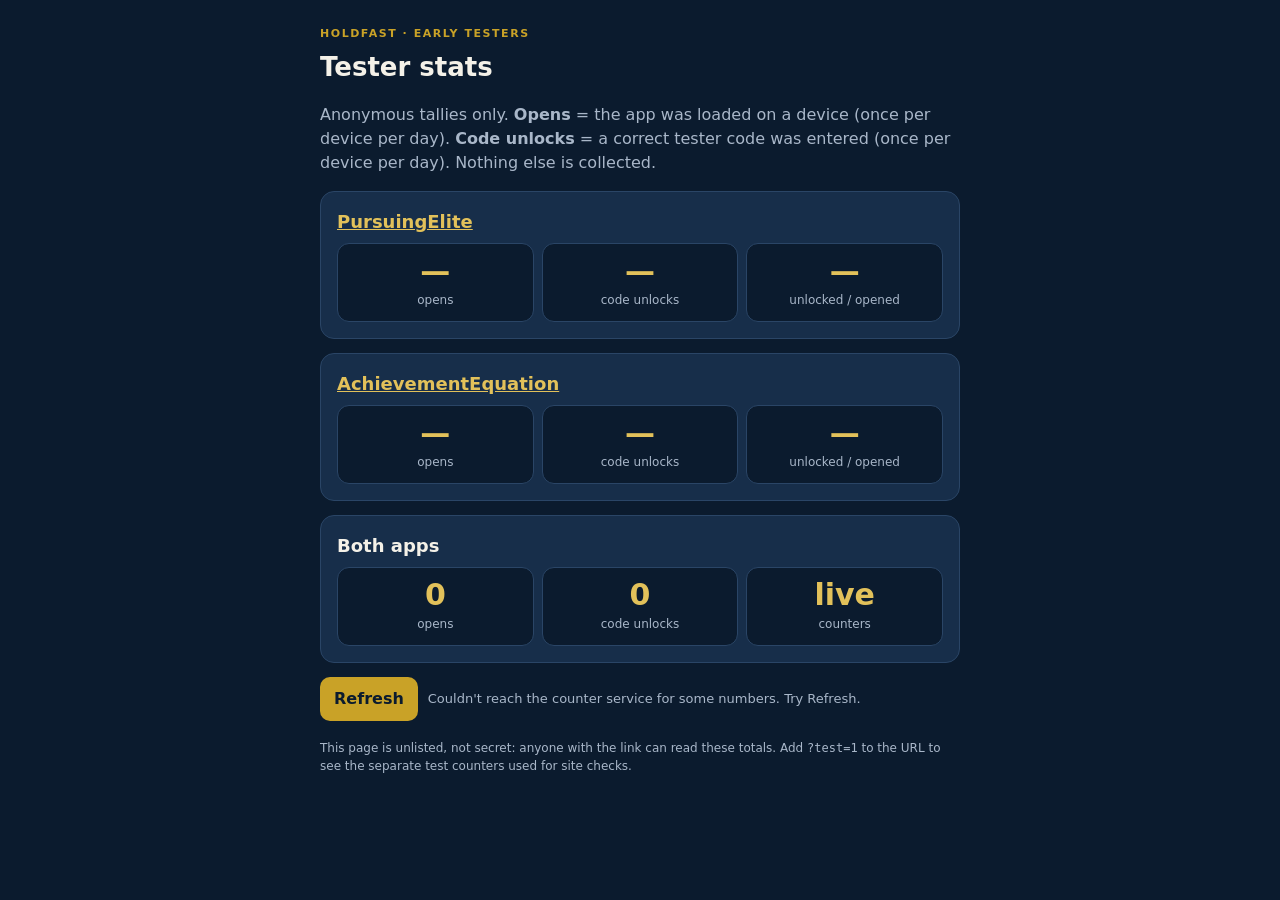
<file: stats.html>
<!doctype html>
<html lang="en">
<head>
<meta charset="utf-8">
<meta name="viewport" content="width=device-width,initial-scale=1">
<meta name="robots" content="noindex,nofollow">
<title>HoldFast tester stats</title>
<style>
:root{--navy:#0b1b2e;--card:#172e4a;--line:#2a4566;--brass:#c9a227;--brass2:#e2c15a;--ink:#f4f1e8;--mut:#a9b7c9}
*{box-sizing:border-box}body{margin:0;font-family:system-ui,-apple-system,"Segoe UI",Roboto,sans-serif;background:var(--navy);color:var(--ink);line-height:1.5;padding:20px}
main{max-width:640px;margin:0 auto}small.k{color:var(--brass);letter-spacing:.14em;text-transform:uppercase;font-size:11px;font-weight:700}
h1{margin:4px 0 4px;font-size:26px}p{color:var(--mut)}
.card{background:var(--card);border:1px solid var(--line);border-radius:14px;padding:16px;margin:14px 0}
.card h2{margin:0 0 8px;font-size:18px}.card a{color:var(--brass2)}
.grid{display:grid;grid-template-columns:repeat(3,1fr);gap:8px}.s{background:var(--navy);border:1px solid var(--line);border-radius:12px;padding:10px;text-align:center}
.s b{display:block;font-size:30px;color:var(--brass2);line-height:1.1}.s span{font-size:12px;color:var(--mut)}
button{background:var(--brass);color:var(--navy);border:0;border-radius:10px;padding:10px 14px;font:inherit;font-weight:700;cursor:pointer;min-height:44px}
.row{display:flex;gap:10px;align-items:center;flex-wrap:wrap}#when{font-size:13px;color:var(--mut)}.err{color:#ffb4a9}
</style>
</head>
<body>
<main>
<small class="k">HoldFast · early testers</small>
<h1>Tester stats</h1>
<p>Anonymous tallies only. <b>Opens</b> = the app was loaded on a device (once per device per day). <b>Code unlocks</b> = a correct tester code was entered (once per device per day). Nothing else is collected.</p>
<div id="apps"></div>
<div class="row"><button id="refresh">Refresh</button><span id="when"></span></div>
<p style="font-size:12px;margin-top:18px">This page is unlisted, not secret: anyone with the link can read these totals. Add <code>?test=1</code> to the URL to see the separate test counters used for site checks.</p>
</main>
<script>
(function () {
  var BASE = "https://abacus.jasoncameron.dev", NS = "holdfast-testers-x7k2q9";   // keep in sync with gate.js
  var TEST = new URLSearchParams(location.search).get("test") === "1", P = TEST ? "test-" : "";
  var APPS = [
    { slug: "pursuing-elite", name: "PursuingElite", url: "https://cb512175.github.io/pursuing-elite/" },
    { slug: "achievement-equation", name: "AchievementEquation", url: "https://cb512175.github.io/achievement-equation/" }
  ];
  function get(key) {
    return fetch(BASE + "/get/" + NS + "/" + P + key, { cache: "no-store", credentials: "omit" })
      .then(function (r) { if (r.status === 404) return 0; if (!r.ok) throw new Error("HTTP " + r.status); return r.json().then(function (j) { return j.value; }); });
  }
  function render(rows) {
    var tot = { o: 0, u: 0 };
    document.getElementById("apps").innerHTML = rows.map(function (r) {
      if (typeof r.o === "number") tot.o += r.o; if (typeof r.u === "number") tot.u += r.u;
      var rate = (typeof r.o === "number" && typeof r.u === "number" && r.o > 0) ? Math.round(r.u / r.o * 100) + "%" : "—";
      return '<div class="card"><h2><a href="' + r.url + '">' + r.name + '</a></h2><div class="grid"><div class="s"><b data-k="' + r.slug + '-opens">' + (r.o == null ? "—" : r.o) + '</b><span>opens</span></div><div class="s"><b data-k="' + r.slug + '-unlocks">' + (r.u == null ? "—" : r.u) + '</b><span>code unlocks</span></div><div class="s"><b>' + rate + '</b><span>unlocked / opened</span></div></div></div>';
    }).join("") + '<div class="card"><h2>Both apps</h2><div class="grid"><div class="s"><b id="tot-o">' + tot.o + '</b><span>opens</span></div><div class="s"><b id="tot-u">' + tot.u + '</b><span>code unlocks</span></div><div class="s"><b>' + (TEST ? "TEST" : "live") + '</b><span>counters</span></div></div></div>';
  }
  function load() {
    var w = document.getElementById("when"); w.className = ""; w.textContent = "Loading …";
    Promise.all(APPS.map(function (a) {
      return Promise.all([get(a.slug + "-opens").catch(function () { return null; }), get(a.slug + "-unlocks").catch(function () { return null; })])
        .then(function (v) { return { slug: a.slug, name: a.name, url: a.url, o: v[0], u: v[1] }; });
    })).then(function (rows) {
      render(rows);
      var bad = rows.some(function (r) { return r.o === null || r.u === null; });
      w.className = bad ? "err" : ""; w.textContent = bad ? "Couldn't reach the counter service for some numbers. Try Refresh." : "Updated " + new Date().toLocaleString();
    });
  }
  document.getElementById("refresh").onclick = load; load();
})();
</script>
</body>
</html>
</file>
